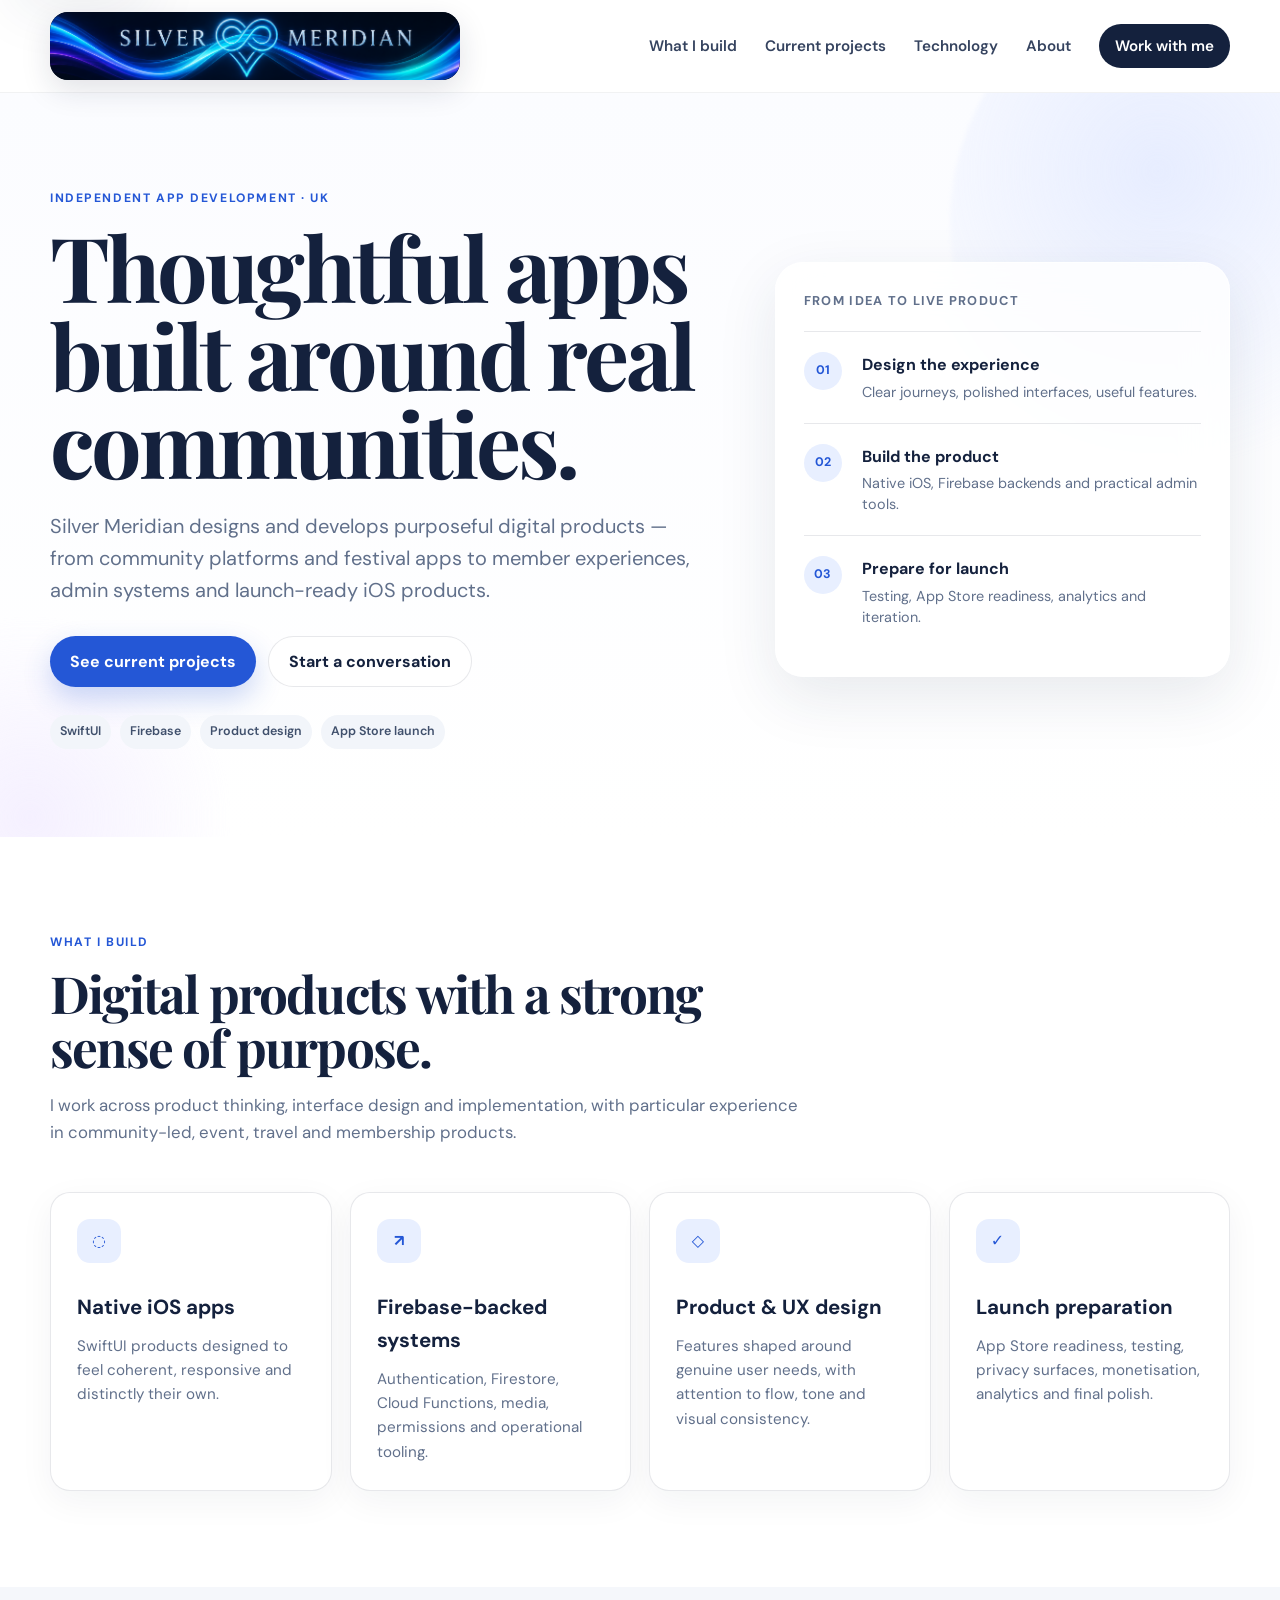
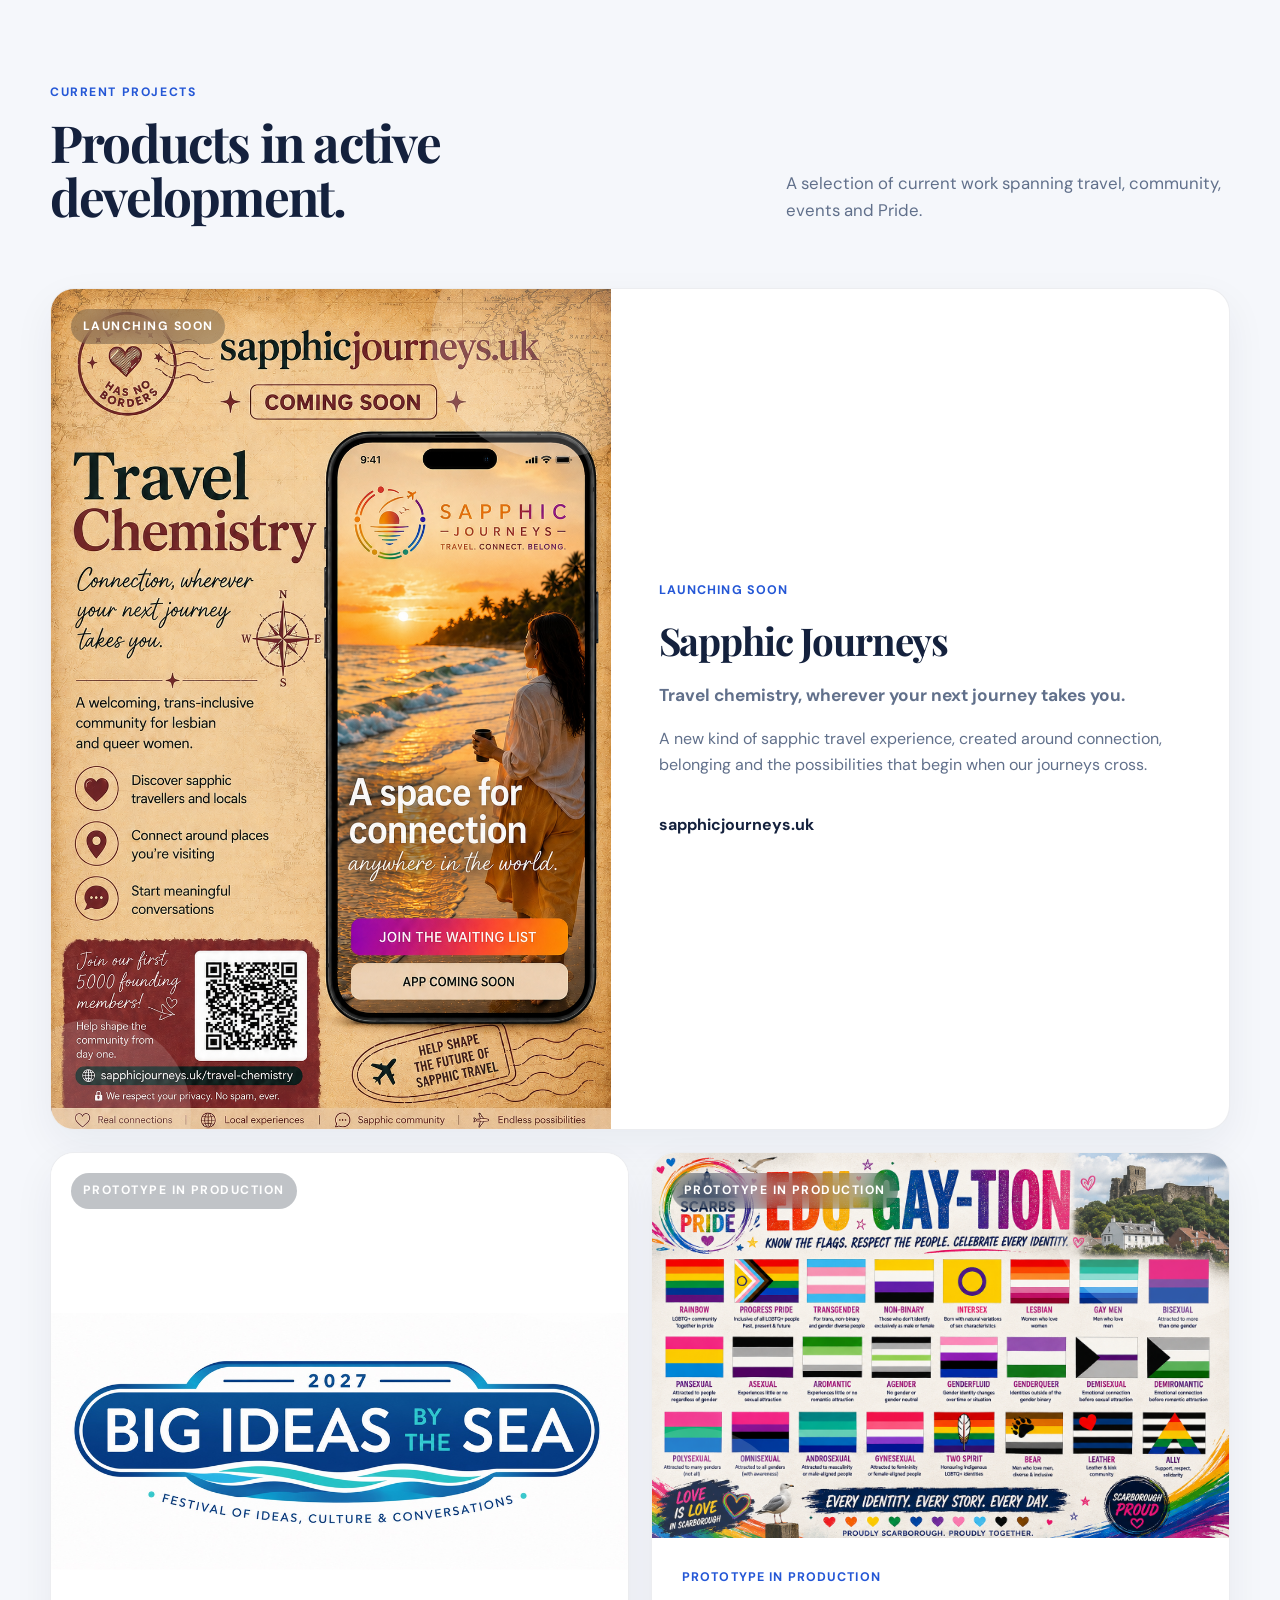
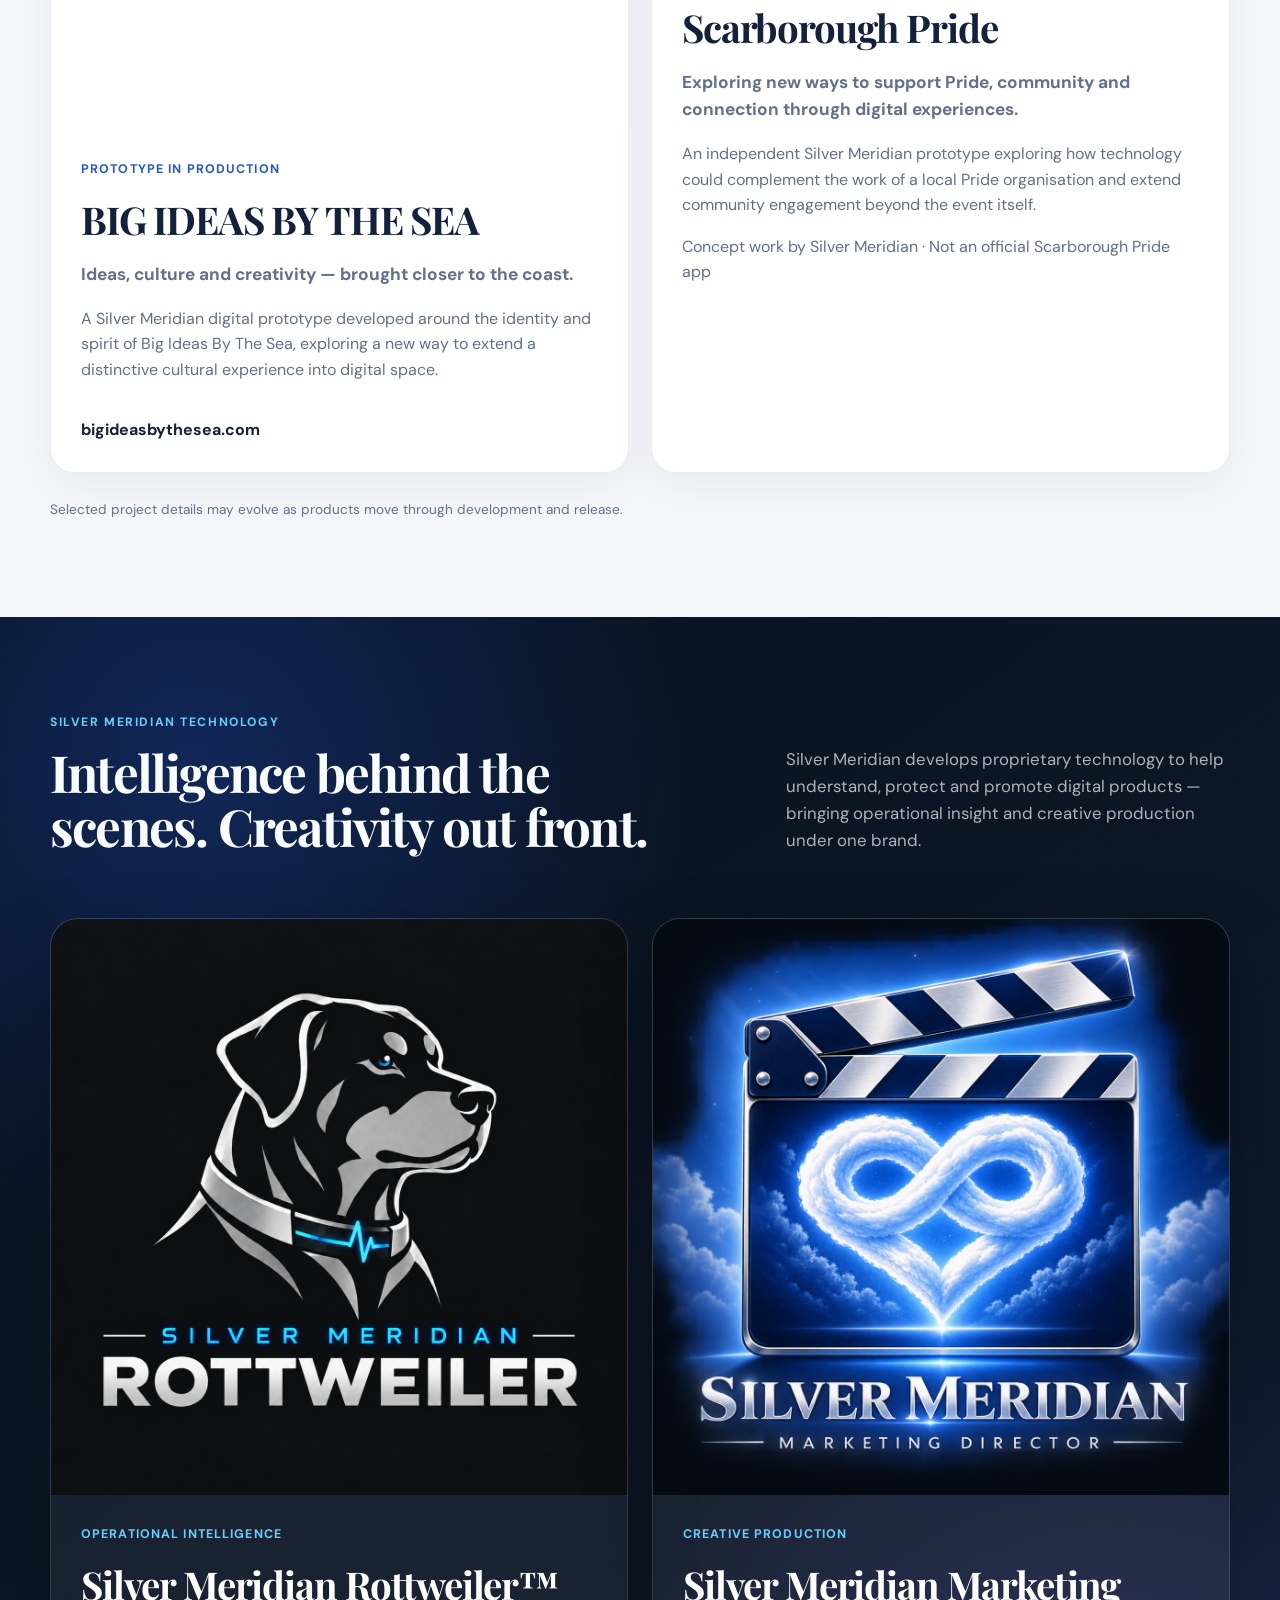
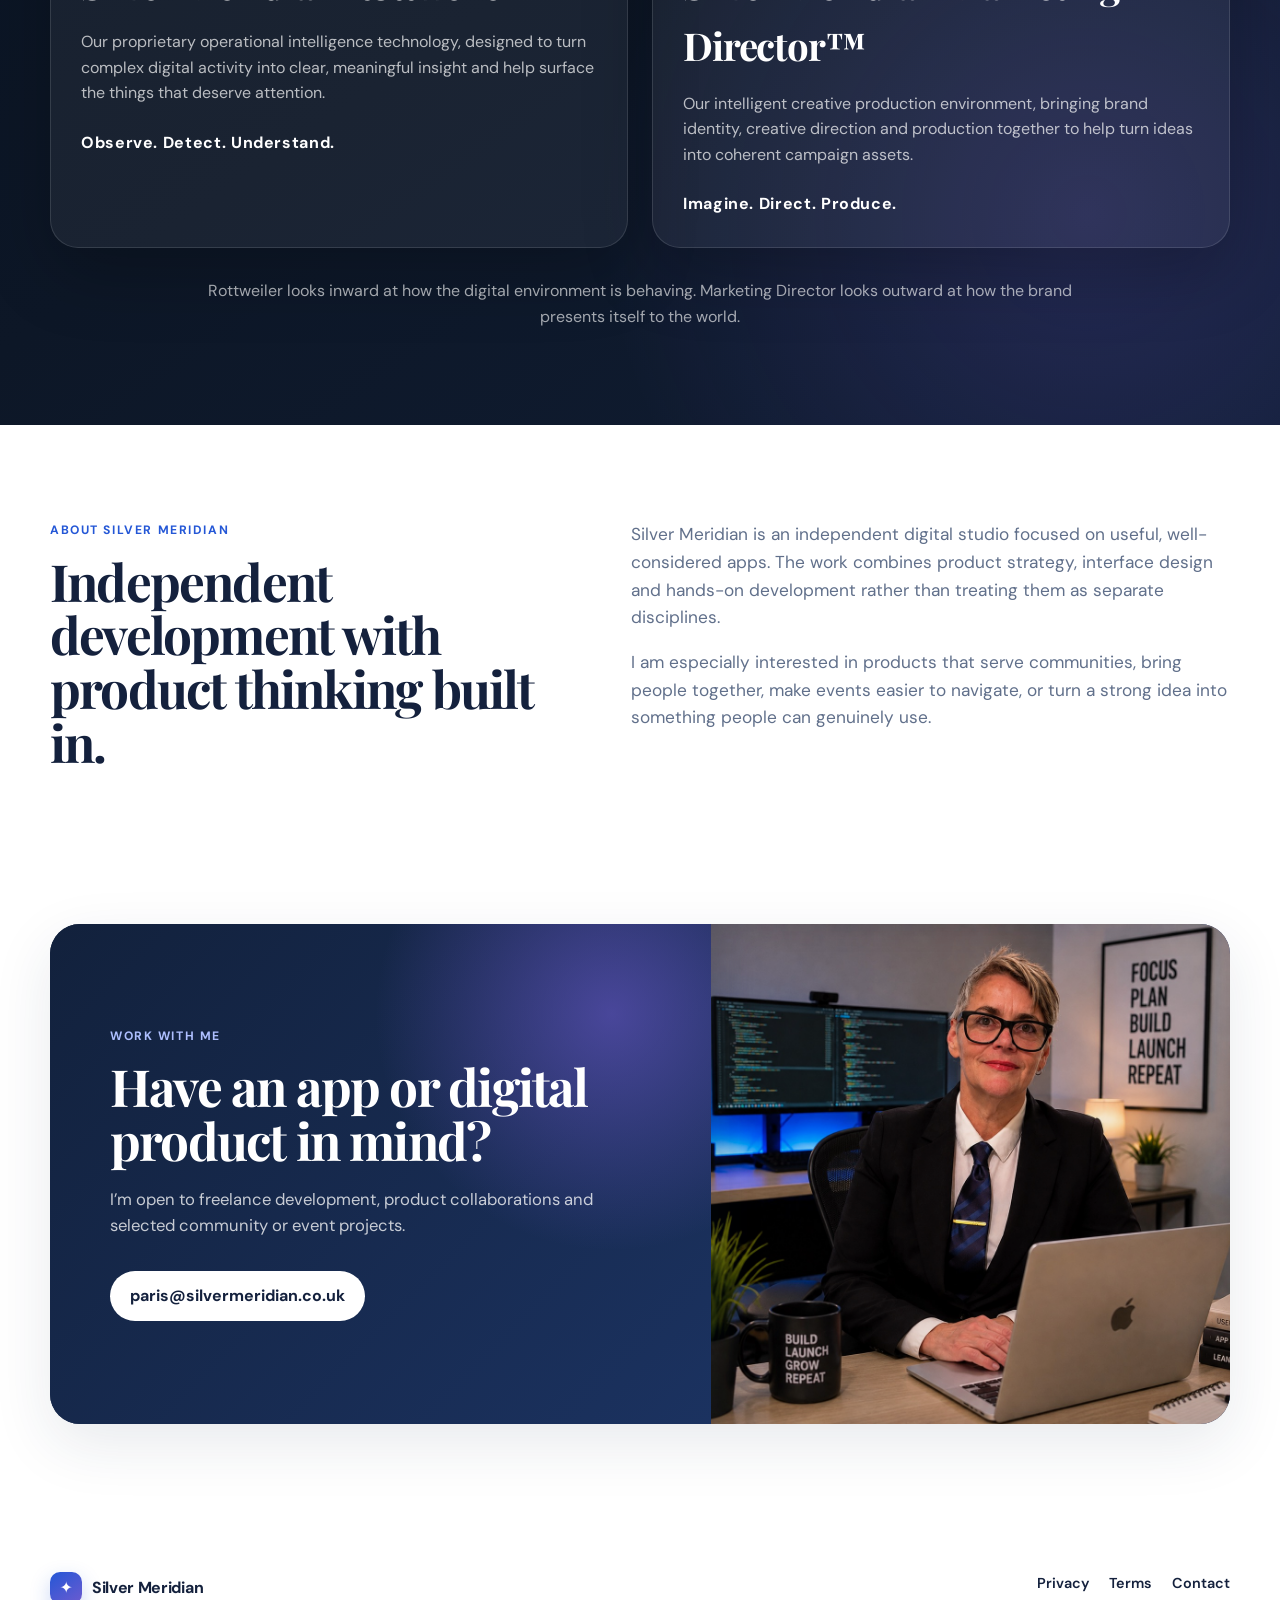
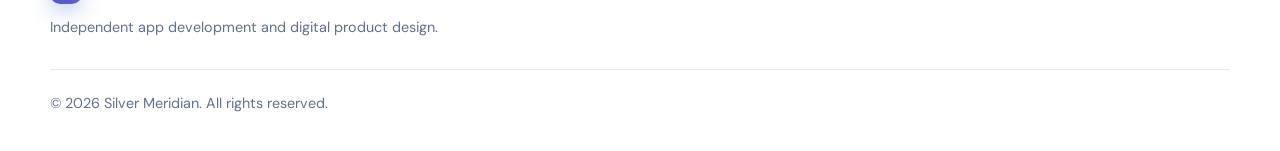
<file: index.html>
<!doctype html>
<html lang="en">
<head>
  <meta charset="utf-8">
  <meta name="viewport" content="width=device-width, initial-scale=1">
  <meta name="description" content="Silver Meridian — independent app development, product design and digital experiences.">
  <meta name="theme-color" content="#0f172a">
  <title>Silver Meridian — App Development & Digital Products</title>
  <link rel="preconnect" href="https://fonts.googleapis.com">
  <link rel="preconnect" href="https://fonts.gstatic.com" crossorigin>
  <link href="https://fonts.googleapis.com/css2?family=DM+Sans:wght@400;500;600;700&family=Playfair+Display:wght@600;700&display=swap" rel="stylesheet">
  <link rel="stylesheet" href="styles.css">
</head>

<body>
  <a class="skip-link" href="#main">Skip to content</a>

  <header class="site-header" id="top">
    <div class="shell nav-wrap">
      <a class="brand" href="#top" aria-label="Silver Meridian home">
        <img src="images/Silver-Meridian-Banner.png" alt="Silver Meridian">
      </a>

      <button class="menu-button" type="button" aria-expanded="false" aria-controls="site-nav">
        <span class="sr-only">Open navigation</span>
        <span></span><span></span><span></span>
      </button>

      <nav id="site-nav" class="site-nav" aria-label="Primary navigation">
        <a href="#services">What I build</a>
        <a href="#projects">Current projects</a>
        <a href="#technology">Technology</a>
        <a href="#about">About</a>
        <a href="#contact" class="nav-cta">Work with me</a>
      </nav>
    </div>
  </header>

  <main id="main">
    <section class="hero">
      <div class="hero-orb hero-orb-one" aria-hidden="true"></div>
      <div class="hero-orb hero-orb-two" aria-hidden="true"></div>

      <div class="shell hero-grid">
        <div class="hero-copy">
          <p class="eyebrow">Independent app development · UK</p>
          <h1>Thoughtful apps built around real communities.</h1>
          <p class="hero-lede">
            Silver Meridian designs and develops purposeful digital products — from community platforms and festival apps
            to member experiences, admin systems and launch-ready iOS products.
          </p>

          <div class="hero-actions">
            <a class="button button-primary" href="#projects">See current projects</a>
            <a class="button button-secondary" href="#contact">Start a conversation</a>
          </div>

          <div class="hero-proof" aria-label="Capabilities">
            <span>SwiftUI</span>
            <span>Firebase</span>
            <span>Product design</span>
            <span>App Store launch</span>
          </div>
        </div>

        <div class="hero-panel" aria-label="Silver Meridian approach">
          <div class="panel-kicker">From idea to live product</div>
          <div class="panel-line">
            <span>01</span>
            <div>
              <strong>Design the experience</strong>
              <small>Clear journeys, polished interfaces, useful features.</small>
            </div>
          </div>
          <div class="panel-line">
            <span>02</span>
            <div>
              <strong>Build the product</strong>
              <small>Native iOS, Firebase backends and practical admin tools.</small>
            </div>
          </div>
          <div class="panel-line">
            <span>03</span>
            <div>
              <strong>Prepare for launch</strong>
              <small>Testing, App Store readiness, analytics and iteration.</small>
            </div>
          </div>
        </div>
      </div>
    </section>

    <section class="section" id="services">
      <div class="shell">
        <div class="section-heading">
          <p class="eyebrow">What I build</p>
          <h2>Digital products with a strong sense of purpose.</h2>
          <p>
            I work across product thinking, interface design and implementation, with particular experience in
            community-led, event, travel and membership products.
          </p>
        </div>

        <div class="service-grid">
          <article class="service-card">
            <div class="service-icon">◌</div>
            <h3>Native iOS apps</h3>
            <p>SwiftUI products designed to feel coherent, responsive and distinctly their own.</p>
          </article>

          <article class="service-card">
            <div class="service-icon">↗</div>
            <h3>Firebase-backed systems</h3>
            <p>Authentication, Firestore, Cloud Functions, media, permissions and operational tooling.</p>
          </article>

          <article class="service-card">
            <div class="service-icon">◇</div>
            <h3>Product & UX design</h3>
            <p>Features shaped around genuine user needs, with attention to flow, tone and visual consistency.</p>
          </article>

          <article class="service-card">
            <div class="service-icon">✓</div>
            <h3>Launch preparation</h3>
            <p>App Store readiness, testing, privacy surfaces, monetisation, analytics and final polish.</p>
          </article>
        </div>
      </div>
    </section>

    <section class="section section-soft" id="projects">
      <div class="shell">
        <div class="section-heading split-heading">
          <div>
            <p class="eyebrow">Current projects</p>
            <h2>Products in active development.</h2>
          </div>
          <p>
            A selection of current work spanning travel, community, events and Pride.
          </p>
        </div>

        <div class="projects-grid">
          <article class="project-card project-featured">
            <div class="project-art project-art-journeys project-art-image">
              <img src="images/978ECE0F-35D6-4C4C-B2A4-A3A8BA1CA519.png" alt="Sapphic Journeys">
              <span class="project-badge project-badge-launch">Launching soon</span>
            </div>
            <div class="project-body">
              <p class="project-type">Launching soon</p>
              <h3>Sapphic Journeys</h3>
              <p class="project-launch-line">Travel chemistry, wherever your next journey takes you.</p>
              <p>
                A new kind of sapphic travel experience, created around connection, belonging and the possibilities that begin when our journeys cross.
              </p>
              <a class="project-launch-link" href="https://www.sapphicjourneys.uk" target="_blank" rel="noopener noreferrer">sapphicjourneys.uk</a>
            </div>
          </article>

          <article class="project-card">
            <div class="project-art project-art-image project-art-bibs">
              <img src="images/BIBS_AppIcon_1024x1024.png" alt="Big Ideas By The Sea app prototype">
              <span class="project-badge project-badge-launch">Prototype in production</span>
            </div>
            <div class="project-body">
              <p class="project-type">Prototype in production</p>
              <h3>BIG IDEAS BY THE SEA</h3>
              <p class="project-launch-line">Ideas, culture and creativity — brought closer to the coast.</p>
              <p>
                A Silver Meridian digital prototype developed around the identity and spirit of Big Ideas By The Sea, exploring a new way to extend a distinctive cultural experience into digital space.
              </p>
              <a class="project-launch-link" href="https://www.bigideasbythesea.com/" target="_blank" rel="noopener noreferrer">bigideasbythesea.com</a>
            </div>
          </article>

          <article class="project-card">
            <div class="project-art project-art-image project-art-pride">
              <img src="images/FEE0F252-61A5-4030-BA3D-33E49B541CE8.png" alt="Scarborough Pride independent prototype concept artwork">
              <span class="project-badge project-badge-launch">Prototype in production</span>
            </div>
            <div class="project-body">
              <p class="project-type">Prototype in production</p>
              <h3>Scarborough Pride</h3>
              <p class="project-launch-line">Exploring new ways to support Pride, community and connection through digital experiences.</p>
              <p>
                An independent Silver Meridian prototype exploring how technology could complement the work of a local Pride organisation and extend community engagement beyond the event itself.
              </p>
              <p class="project-prototype-note">Concept work by Silver Meridian · Not an official Scarborough Pride app</p>
            </div>
          </article>
        </div>

        <p class="project-note">
          Selected project details may evolve as products move through development and release.
        </p>
      </div>
    </section>

    <section class="section technology-section" id="technology">
      <div class="shell">
        <div class="section-heading split-heading technology-heading">
          <div>
            <p class="eyebrow">Silver Meridian Technology</p>
            <h2>Intelligence behind the scenes. Creativity out front.</h2>
          </div>
          <p>
            Silver Meridian develops proprietary technology to help understand, protect and promote digital products — bringing operational insight and creative production under one brand.
          </p>
        </div>

        <div class="technology-grid">
          <article class="technology-card">
            <div class="technology-art">
              <img src="images/2C1AD3B0-230C-4094-8D31-C3EC334DB4B9.png" alt="Silver Meridian Rottweiler">
            </div>
            <div class="technology-body">
              <p class="project-type">Operational intelligence</p>
              <h3>Silver Meridian Rottweiler™</h3>
              <p>
                Our proprietary operational intelligence technology, designed to turn complex digital activity into clear, meaningful insight and help surface the things that deserve attention.
              </p>
              <p class="technology-tagline">Observe. Detect. Understand.</p>
            </div>
          </article>

          <article class="technology-card">
            <div class="technology-art">
              <img src="images/2066FAB1-B0A6-4F40-BADC-3B7836169B49.png" alt="Silver Meridian Marketing Director">
            </div>
            <div class="technology-body">
              <p class="project-type">Creative production</p>
              <h3>Silver Meridian Marketing Director™</h3>
              <p>
                Our intelligent creative production environment, bringing brand identity, creative direction and production together to help turn ideas into coherent campaign assets.
              </p>
              <p class="technology-tagline">Imagine. Direct. Produce.</p>
            </div>
          </article>
        </div>

        <p class="technology-note">
          Rottweiler looks inward at how the digital environment is behaving. Marketing Director looks outward at how the brand presents itself to the world.
        </p>
      </div>
    </section>

    <section class="section" id="about">
      <div class="shell about-grid">
        <div class="about-copy">
          <p class="eyebrow">About Silver Meridian</p>
          <h2>Independent development with product thinking built in.</h2>
        </div>

        <div class="about-text">
          <p>
            Silver Meridian is an independent digital studio focused on useful, well-considered apps. The work combines
            product strategy, interface design and hands-on development rather than treating them as separate disciplines.
          </p>
          <p>
            I am especially interested in products that serve communities, bring people together, make events easier to
            navigate, or turn a strong idea into something people can genuinely use.
          </p>
        </div>
      </div>
    </section>

    <section class="section contact-section" id="contact">
      <div class="shell contact-card">
        <div>
          <p class="eyebrow">Work with me</p>
          <h2>Have an app or digital product in mind?</h2>
          <p>
            I’m open to freelance development, product collaborations and selected community or event projects.
          </p>
        </div>

        <a class="button button-light" href="mailto:paris@silvermeridian.co.uk">paris@silvermeridian.co.uk</a>
      </div>
    </section>
  </main>

  <footer class="site-footer">
    <div class="shell footer-grid">
      <div>
        <a class="brand footer-brand" href="#top">
          <span class="brand-mark" aria-hidden="true">✦</span>
          <span>Silver Meridian</span>
        </a>
        <p>Independent app development and digital product design.</p>
      </div>

      <div class="footer-links">
        <a href="privacy.html">Privacy</a>
        <a href="terms.html">Terms</a>
        <a href="mailto:paris@silvermeridian.co.uk">Contact</a>
      </div>

      <p class="copyright">© <span id="year"></span> Silver Meridian. All rights reserved.</p>
    </div>
  </footer>

  <script src="script.js"></script>
</body>
</html>
</file>
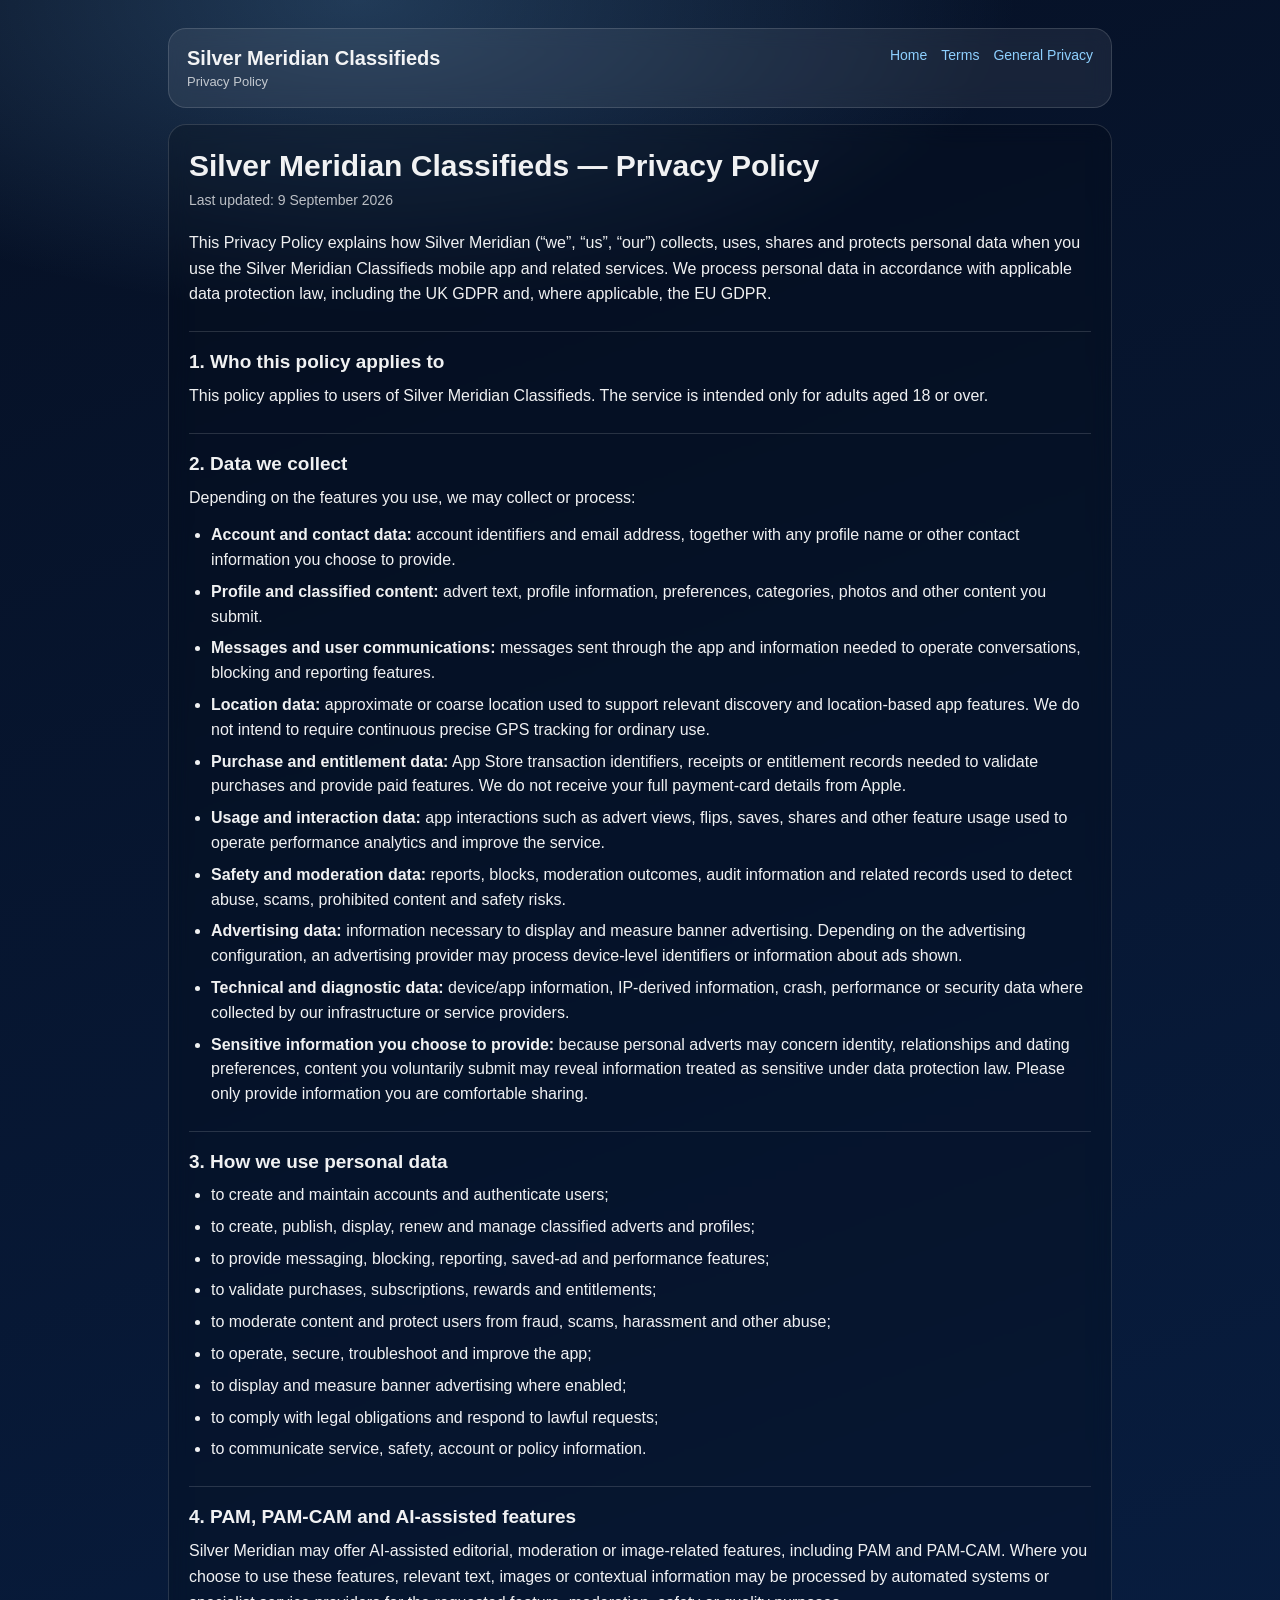
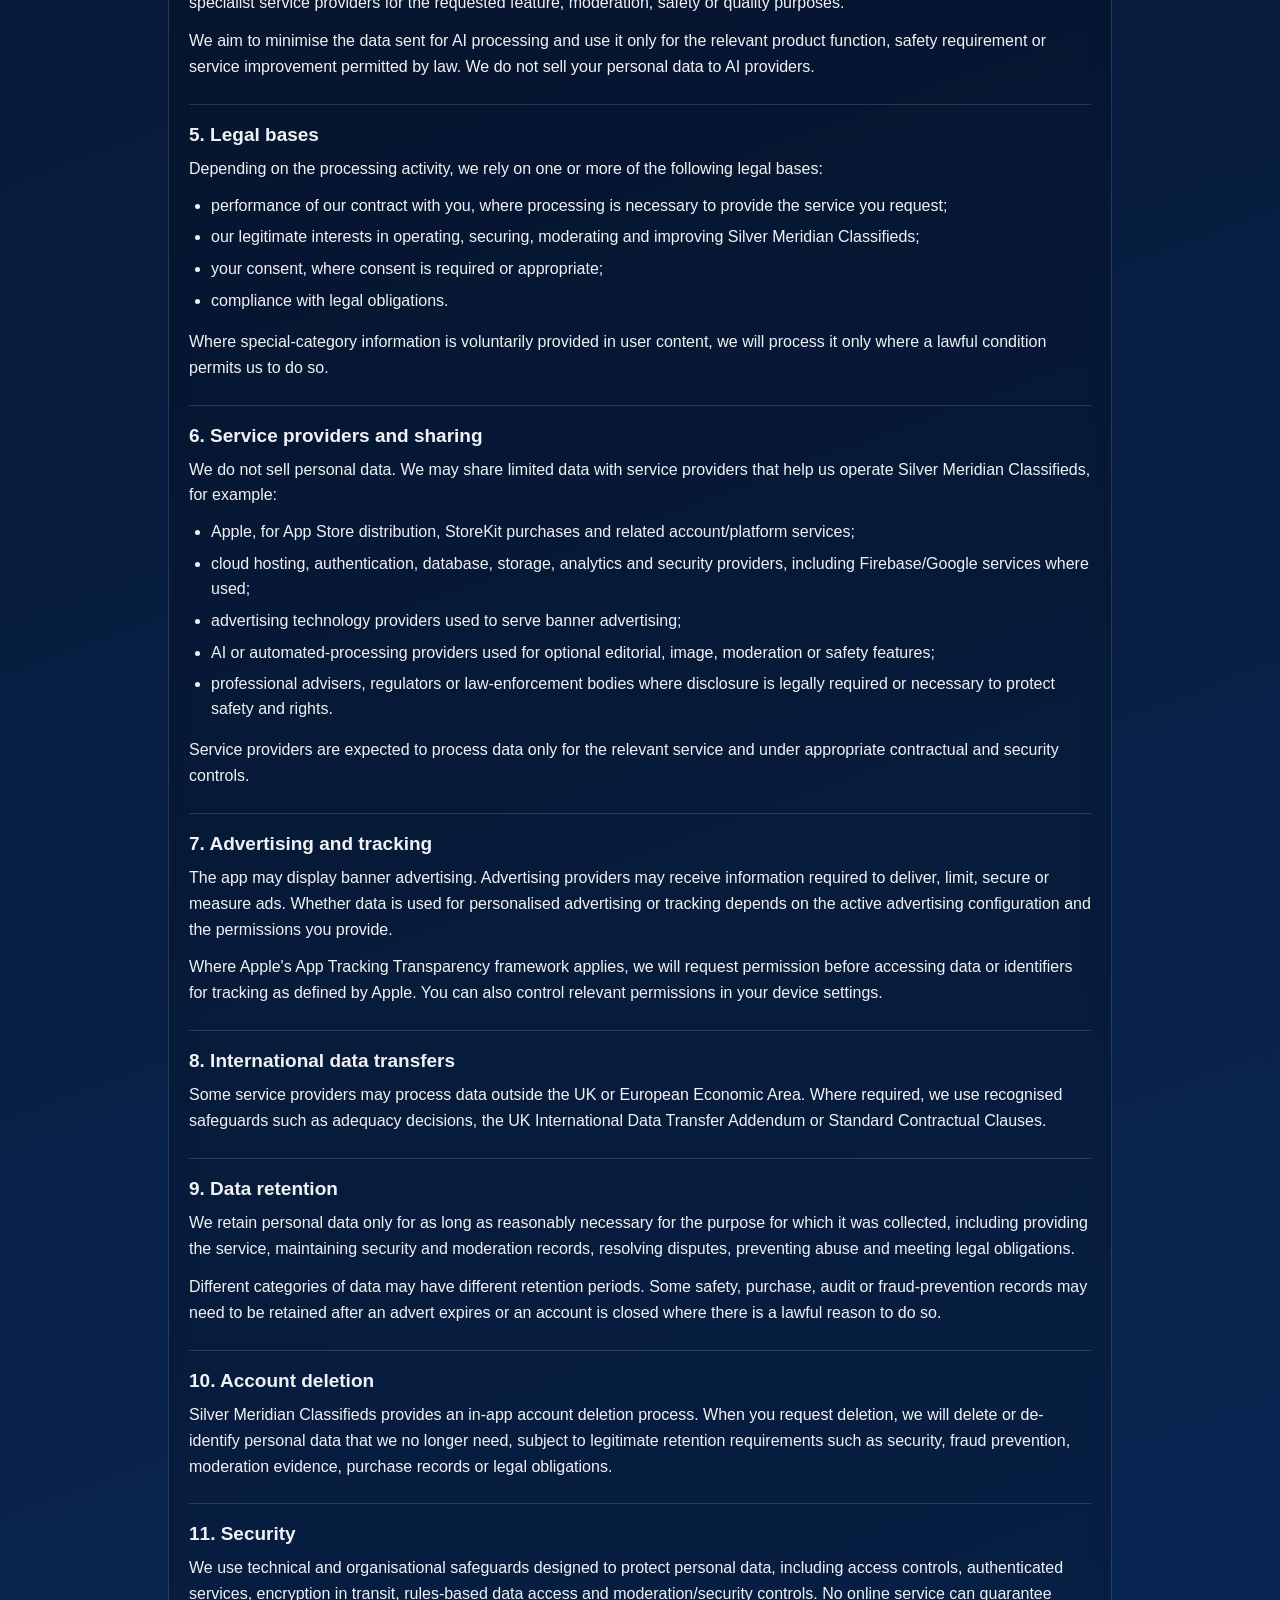
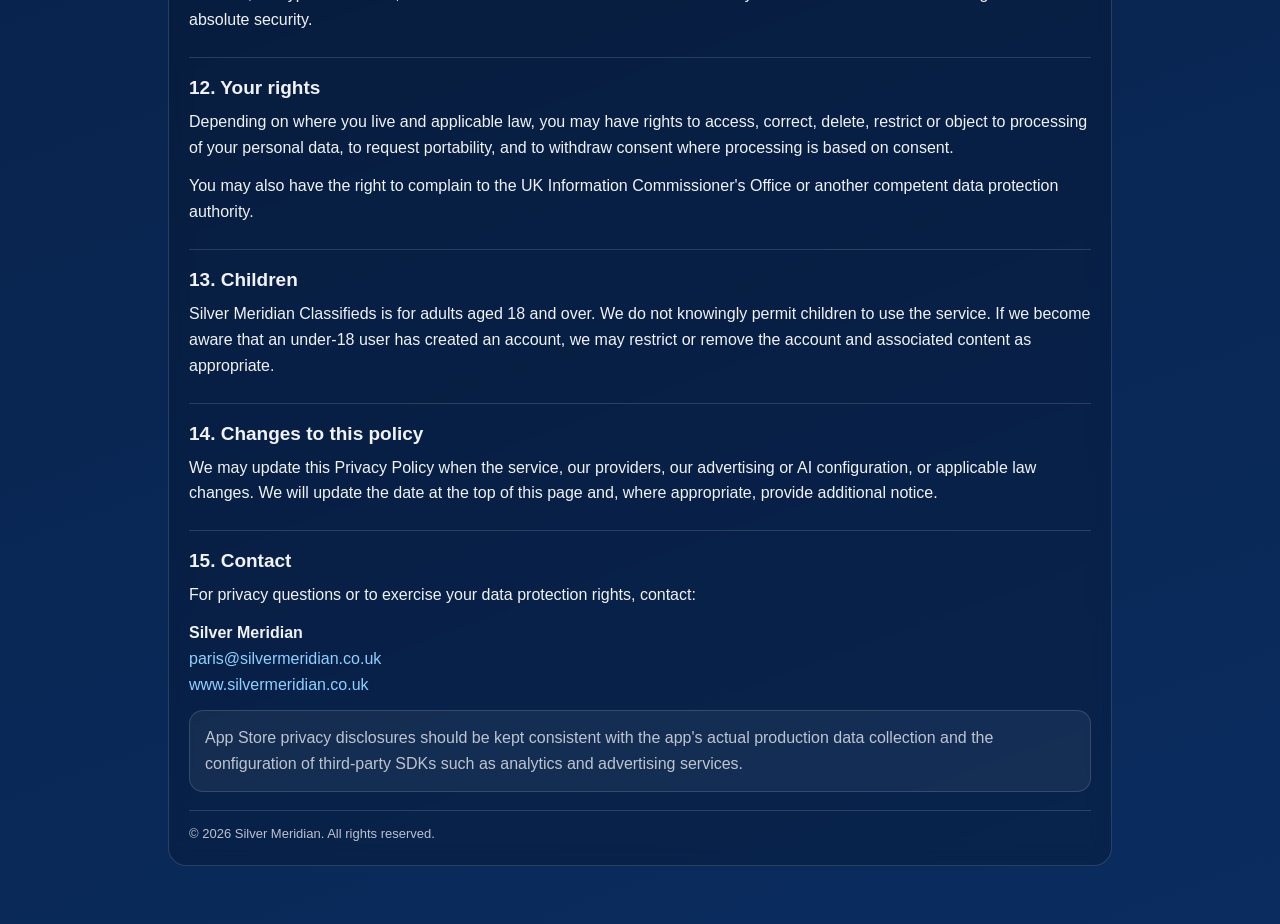
<file: classifieds-privacy.html>
<!doctype html>
<html lang="en-GB">
<head>
  <meta charset="utf-8" />
  <meta name="viewport" content="width=device-width, initial-scale=1" />
  <title>Silver Meridian Classifieds — Privacy Policy</title>
  <meta name="description" content="Privacy Policy for the Silver Meridian Classifieds app." />
  <meta name="robots" content="index,follow" />
  <link rel="canonical" href="https://www.silvermeridian.co.uk/classifieds-privacy.html" />
  <style>
    :root{
      --bg1:#061024; --bg2:#0A2C5F; --card:rgba(255,255,255,.07);
      --text:rgba(255,255,255,.94); --muted:rgba(255,255,255,.72);
      --line:rgba(255,255,255,.14); --accent:#8ed0ff;
    }
    *{box-sizing:border-box} html{scroll-behavior:smooth}
    body{margin:0;font-family:-apple-system,BlinkMacSystemFont,"Segoe UI",Roboto,Arial,sans-serif;color:var(--text);background:radial-gradient(1100px 520px at 28% 0%,rgba(124,199,255,.23),transparent 60%),linear-gradient(160deg,var(--bg1),var(--bg2));}
    a{color:var(--accent);text-decoration:none} a:hover{text-decoration:underline}
    .wrap{max-width:980px;margin:0 auto;padding:28px 18px 58px}
    header,main{border:1px solid var(--line);border-radius:18px;backdrop-filter:blur(10px)}
    header{display:flex;justify-content:space-between;align-items:flex-start;gap:18px;flex-wrap:wrap;padding:18px;background:var(--card)}
    .brand{font-size:20px;font-weight:750}.sub{margin-top:4px;color:var(--muted);font-size:13px}
    nav{display:flex;gap:14px;flex-wrap:wrap;font-size:14px}
    main{margin-top:16px;padding:24px 20px;background:rgba(0,0,0,.18)}
    h1{margin:0 0 6px;font-size:30px}.updated{margin:0 0 18px;color:var(--muted);font-size:14px}
    h2{margin:24px 0 10px;padding-top:19px;border-top:1px solid var(--line);font-size:19px}
    h3{margin:18px 0 8px;font-size:16px} p{margin:0 0 12px;line-height:1.62}
    ul{margin:9px 0 15px 22px;padding:0}li{margin:7px 0;line-height:1.55}
    .note{padding:14px 15px;border:1px solid var(--line);border-radius:14px;background:rgba(255,255,255,.05);color:var(--muted)}
    footer{margin-top:18px;padding-top:15px;border-top:1px solid var(--line);color:var(--muted);font-size:13px}
  </style>
</head>
<body>
  <div class="wrap">
    <header>
      <div><div class="brand">Silver Meridian Classifieds</div><div class="sub">Privacy Policy</div></div>
      <nav aria-label="Legal navigation"><a href="/index.html">Home</a><a href="/terms.html">Terms</a><a href="/privacy.html">General Privacy</a></nav>
    </header>

    <main>
      <h1>Silver Meridian Classifieds — Privacy Policy</h1>
      <p class="updated">Last updated: 9 September 2026</p>
      <p>This Privacy Policy explains how Silver Meridian (“we”, “us”, “our”) collects, uses, shares and protects personal data when you use the Silver Meridian Classifieds mobile app and related services. We process personal data in accordance with applicable data protection law, including the UK GDPR and, where applicable, the EU GDPR.</p>

      <h2>1. Who this policy applies to</h2>
      <p>This policy applies to users of Silver Meridian Classifieds. The service is intended only for adults aged 18 or over.</p>

      <h2>2. Data we collect</h2>
      <p>Depending on the features you use, we may collect or process:</p>
      <ul>
        <li><strong>Account and contact data:</strong> account identifiers and email address, together with any profile name or other contact information you choose to provide.</li>
        <li><strong>Profile and classified content:</strong> advert text, profile information, preferences, categories, photos and other content you submit.</li>
        <li><strong>Messages and user communications:</strong> messages sent through the app and information needed to operate conversations, blocking and reporting features.</li>
        <li><strong>Location data:</strong> approximate or coarse location used to support relevant discovery and location-based app features. We do not intend to require continuous precise GPS tracking for ordinary use.</li>
        <li><strong>Purchase and entitlement data:</strong> App Store transaction identifiers, receipts or entitlement records needed to validate purchases and provide paid features. We do not receive your full payment-card details from Apple.</li>
        <li><strong>Usage and interaction data:</strong> app interactions such as advert views, flips, saves, shares and other feature usage used to operate performance analytics and improve the service.</li>
        <li><strong>Safety and moderation data:</strong> reports, blocks, moderation outcomes, audit information and related records used to detect abuse, scams, prohibited content and safety risks.</li>
        <li><strong>Advertising data:</strong> information necessary to display and measure banner advertising. Depending on the advertising configuration, an advertising provider may process device-level identifiers or information about ads shown.</li>
        <li><strong>Technical and diagnostic data:</strong> device/app information, IP-derived information, crash, performance or security data where collected by our infrastructure or service providers.</li>
        <li><strong>Sensitive information you choose to provide:</strong> because personal adverts may concern identity, relationships and dating preferences, content you voluntarily submit may reveal information treated as sensitive under data protection law. Please only provide information you are comfortable sharing.</li>
      </ul>

      <h2>3. How we use personal data</h2>
      <ul>
        <li>to create and maintain accounts and authenticate users;</li>
        <li>to create, publish, display, renew and manage classified adverts and profiles;</li>
        <li>to provide messaging, blocking, reporting, saved-ad and performance features;</li>
        <li>to validate purchases, subscriptions, rewards and entitlements;</li>
        <li>to moderate content and protect users from fraud, scams, harassment and other abuse;</li>
        <li>to operate, secure, troubleshoot and improve the app;</li>
        <li>to display and measure banner advertising where enabled;</li>
        <li>to comply with legal obligations and respond to lawful requests;</li>
        <li>to communicate service, safety, account or policy information.</li>
      </ul>

      <h2>4. PAM, PAM-CAM and AI-assisted features</h2>
      <p>Silver Meridian may offer AI-assisted editorial, moderation or image-related features, including PAM and PAM-CAM. Where you choose to use these features, relevant text, images or contextual information may be processed by automated systems or specialist service providers for the requested feature, moderation, safety or quality purposes.</p>
      <p>We aim to minimise the data sent for AI processing and use it only for the relevant product function, safety requirement or service improvement permitted by law. We do not sell your personal data to AI providers.</p>

      <h2>5. Legal bases</h2>
      <p>Depending on the processing activity, we rely on one or more of the following legal bases:</p>
      <ul>
        <li>performance of our contract with you, where processing is necessary to provide the service you request;</li>
        <li>our legitimate interests in operating, securing, moderating and improving Silver Meridian Classifieds;</li>
        <li>your consent, where consent is required or appropriate;</li>
        <li>compliance with legal obligations.</li>
      </ul>
      <p>Where special-category information is voluntarily provided in user content, we will process it only where a lawful condition permits us to do so.</p>

      <h2>6. Service providers and sharing</h2>
      <p>We do not sell personal data. We may share limited data with service providers that help us operate Silver Meridian Classifieds, for example:</p>
      <ul>
        <li>Apple, for App Store distribution, StoreKit purchases and related account/platform services;</li>
        <li>cloud hosting, authentication, database, storage, analytics and security providers, including Firebase/Google services where used;</li>
        <li>advertising technology providers used to serve banner advertising;</li>
        <li>AI or automated-processing providers used for optional editorial, image, moderation or safety features;</li>
        <li>professional advisers, regulators or law-enforcement bodies where disclosure is legally required or necessary to protect safety and rights.</li>
      </ul>
      <p>Service providers are expected to process data only for the relevant service and under appropriate contractual and security controls.</p>

      <h2>7. Advertising and tracking</h2>
      <p>The app may display banner advertising. Advertising providers may receive information required to deliver, limit, secure or measure ads. Whether data is used for personalised advertising or tracking depends on the active advertising configuration and the permissions you provide.</p>
      <p>Where Apple's App Tracking Transparency framework applies, we will request permission before accessing data or identifiers for tracking as defined by Apple. You can also control relevant permissions in your device settings.</p>

      <h2>8. International data transfers</h2>
      <p>Some service providers may process data outside the UK or European Economic Area. Where required, we use recognised safeguards such as adequacy decisions, the UK International Data Transfer Addendum or Standard Contractual Clauses.</p>

      <h2>9. Data retention</h2>
      <p>We retain personal data only for as long as reasonably necessary for the purpose for which it was collected, including providing the service, maintaining security and moderation records, resolving disputes, preventing abuse and meeting legal obligations.</p>
      <p>Different categories of data may have different retention periods. Some safety, purchase, audit or fraud-prevention records may need to be retained after an advert expires or an account is closed where there is a lawful reason to do so.</p>

      <h2>10. Account deletion</h2>
      <p>Silver Meridian Classifieds provides an in-app account deletion process. When you request deletion, we will delete or de-identify personal data that we no longer need, subject to legitimate retention requirements such as security, fraud prevention, moderation evidence, purchase records or legal obligations.</p>

      <h2>11. Security</h2>
      <p>We use technical and organisational safeguards designed to protect personal data, including access controls, authenticated services, encryption in transit, rules-based data access and moderation/security controls. No online service can guarantee absolute security.</p>

      <h2>12. Your rights</h2>
      <p>Depending on where you live and applicable law, you may have rights to access, correct, delete, restrict or object to processing of your personal data, to request portability, and to withdraw consent where processing is based on consent.</p>
      <p>You may also have the right to complain to the UK Information Commissioner's Office or another competent data protection authority.</p>

      <h2>13. Children</h2>
      <p>Silver Meridian Classifieds is for adults aged 18 and over. We do not knowingly permit children to use the service. If we become aware that an under-18 user has created an account, we may restrict or remove the account and associated content as appropriate.</p>

      <h2>14. Changes to this policy</h2>
      <p>We may update this Privacy Policy when the service, our providers, our advertising or AI configuration, or applicable law changes. We will update the date at the top of this page and, where appropriate, provide additional notice.</p>

      <h2>15. Contact</h2>
      <p>For privacy questions or to exercise your data protection rights, contact:</p>
      <p><strong>Silver Meridian</strong><br><a href="mailto:paris@silvermeridian.co.uk">paris@silvermeridian.co.uk</a><br><a href="https://www.silvermeridian.co.uk/">www.silvermeridian.co.uk</a></p>

      <p class="note">App Store privacy disclosures should be kept consistent with the app's actual production data collection and the configuration of third-party SDKs such as analytics and advertising services.</p>

      <footer>© 2026 Silver Meridian. All rights reserved.</footer>
    </main>
  </div>
</body>
</html>
</file>
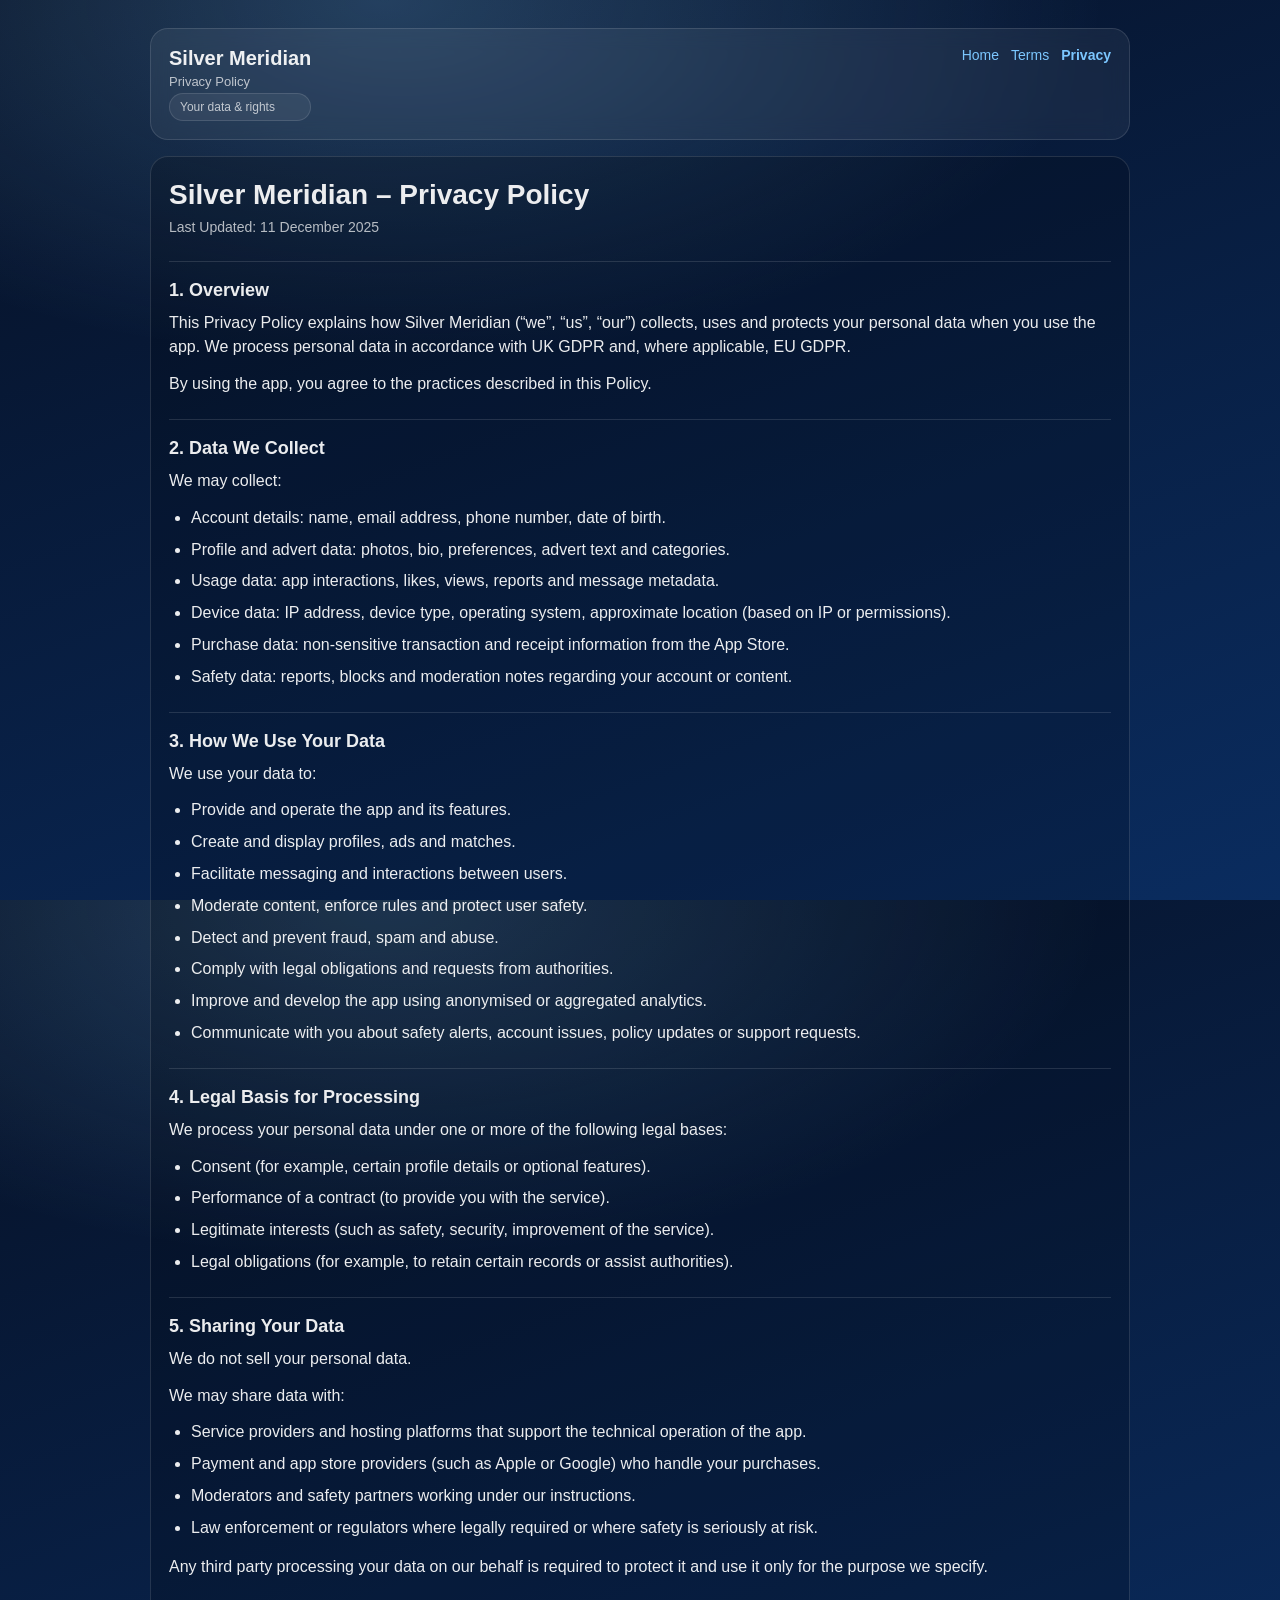
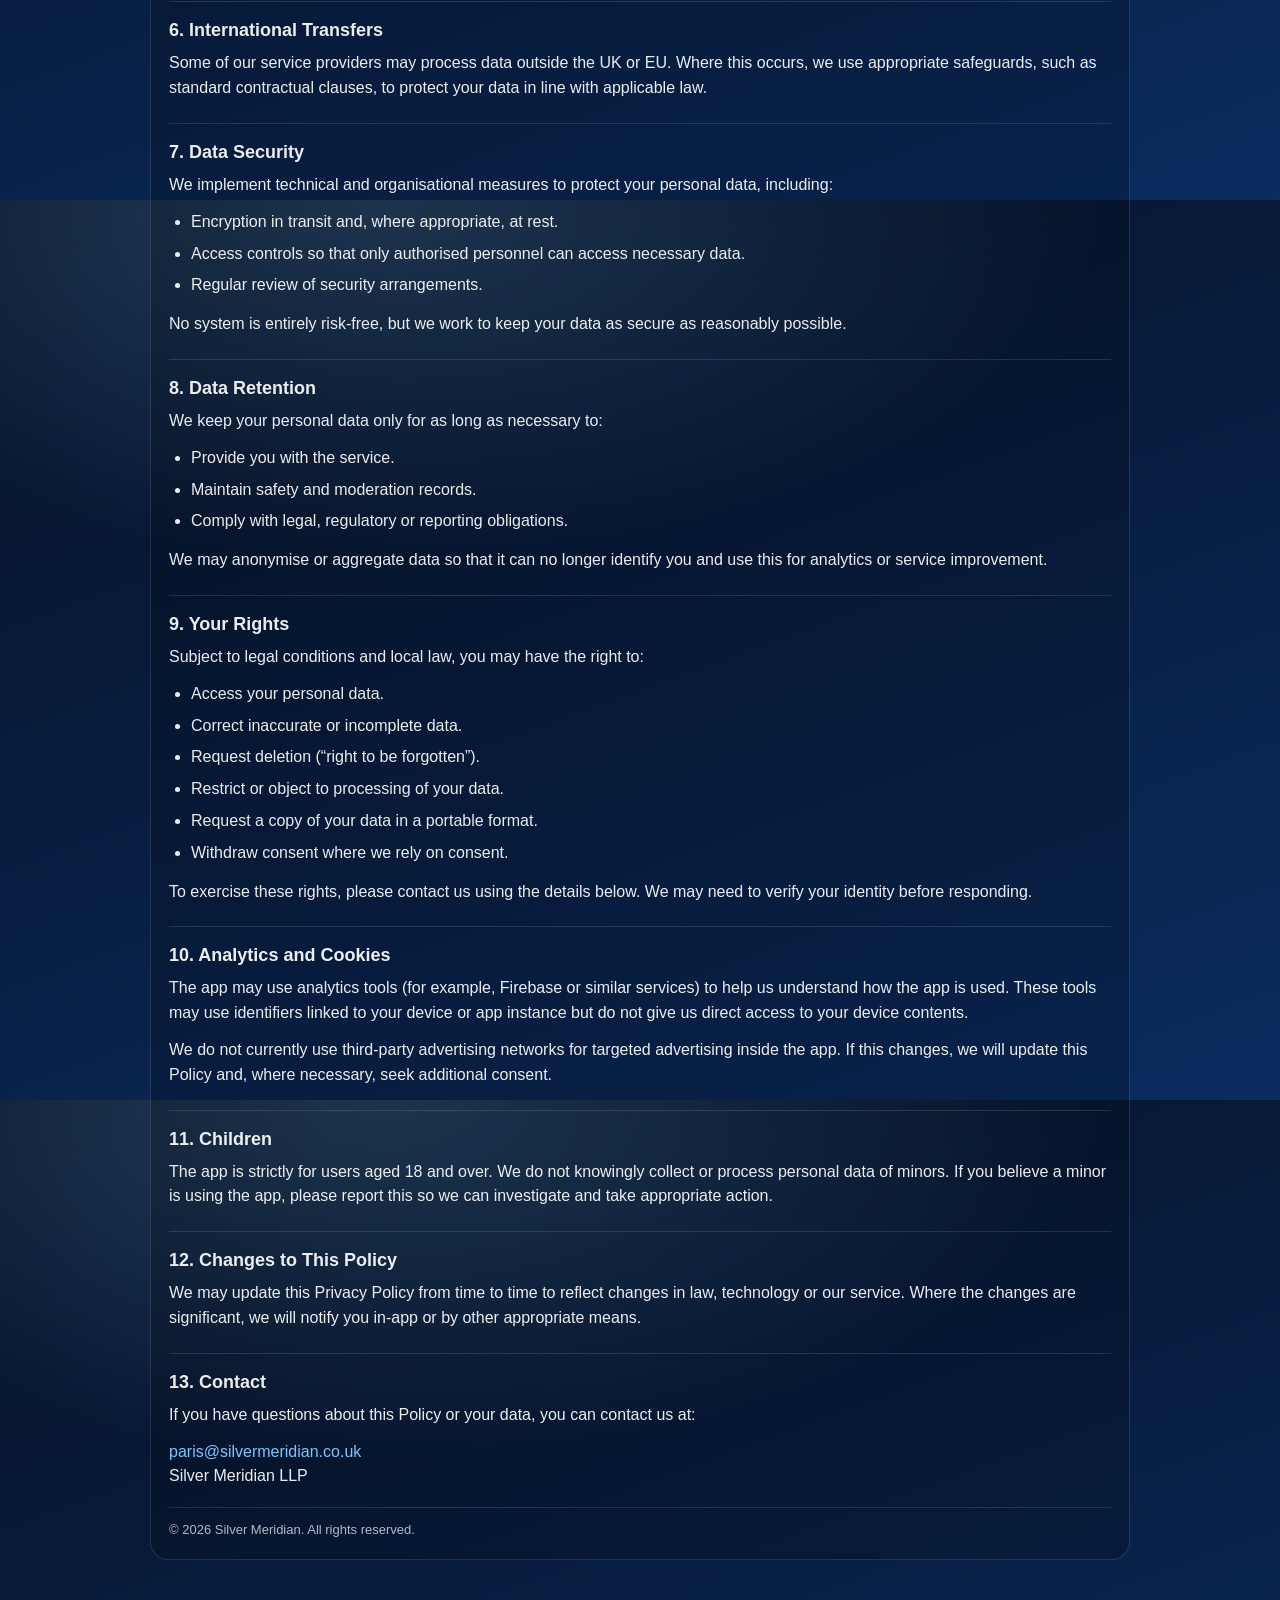
<file: privacy.html>
<!doctype html>
<html lang="en-GB">
<head>
  <meta charset="utf-8" />
  <meta name="viewport" content="width=device-width, initial-scale=1" />
  <title>Silver Meridian — Privacy Policy</title>
  <meta name="description" content="Silver Meridian Privacy Policy." />
  <meta name="robots" content="index,follow" />
  <link rel="canonical" href="https://silvermeridian.co.uk/privacy.html" />

  <style>
    :root{
      --bg1:#061024;
      --bg2:#0A2C5F;
      --card: rgba(255,255,255,0.06);
      --text: rgba(255,255,255,0.92);
      --muted: rgba(255,255,255,0.70);
      --line: rgba(255,255,255,0.12);
      --accent:#7CC7FF;
    }
    html,body{height:100%;}
    body{
      margin:0;
      font-family: -apple-system, BlinkMacSystemFont, "Segoe UI", Roboto, Arial, sans-serif;
      color:var(--text);
      background: radial-gradient(1200px 600px at 30% 0%, rgba(124,199,255,0.25), transparent 60%),
                  linear-gradient(160deg, var(--bg1), var(--bg2));
    }
    a{color:var(--accent); text-decoration:none;}
    a:hover{text-decoration:underline;}
    .wrap{max-width: 980px; margin: 0 auto; padding: 28px 18px 56px;}
    header{
      border:1px solid var(--line);
      background: var(--card);
      backdrop-filter: blur(10px);
      border-radius: 18px;
      padding: 18px 18px;
      display:flex;
      gap:14px;
      align-items:flex-start;
      justify-content:space-between;
      flex-wrap:wrap;
    }
    .brand{display:flex; flex-direction:column; gap:4px;}
    .brand .title{font-size: 20px; font-weight: 700;}
    .brand .subtitle{font-size: 13px; color:var(--muted);}
    nav{display:flex; gap:12px; align-items:center; flex-wrap:wrap; font-size: 14px;}
    main{
      margin-top: 16px;
      border:1px solid var(--line);
      background: rgba(0,0,0,0.18);
      border-radius: 18px;
      padding: 22px 18px;
    }
    h1{margin: 0 0 6px; font-size: 28px;}
    .updated{margin: 0 0 18px; color:var(--muted); font-size: 14px;}
    h2{
      margin: 22px 0 10px;
      font-size: 18px;
      border-top: 1px solid var(--line);
      padding-top: 18px;
    }
    p{margin: 0 0 12px; line-height: 1.55;}
    ul{margin: 10px 0 14px 22px; padding:0;}
    li{margin: 7px 0; line-height: 1.55;}
    .footer{
      margin-top: 18px;
      color: var(--muted);
      font-size: 13px;
      border-top: 1px solid var(--line);
      padding-top: 14px;
    }
    .pill{
      display:inline-block;
      font-size:12px;
      padding:6px 10px;
      border-radius: 999px;
      border:1px solid var(--line);
      background: rgba(255,255,255,0.06);
      color: var(--muted);
    }
  </style>
</head>

<body>
  <div class="wrap">
    <header>
      <div class="brand">
        <div class="title">Silver Meridian</div>
        <div class="subtitle">Privacy Policy</div>
        <div class="pill">Your data &amp; rights</div>
      </div>

      <nav aria-label="Legal navigation">
        <a href="/index.html">Home</a>
        <a href="/terms.html">Terms</a>
        <a href="/privacy.html" aria-current="page"><strong>Privacy</strong></a>
      </nav>
    </header>

    <main>
      <h1>Silver Meridian – Privacy Policy</h1>
      <p class="updated">Last Updated: 11 December 2025</p>

      <h2>1. Overview</h2>
      <p>This Privacy Policy explains how Silver Meridian (“we”, “us”, “our”) collects, uses and protects your personal data when you use the app. We process personal data in accordance with UK GDPR and, where applicable, EU GDPR.</p>
      <p>By using the app, you agree to the practices described in this Policy.</p>

      <h2>2. Data We Collect</h2>
      <p>We may collect:</p>
      <ul>
        <li>Account details: name, email address, phone number, date of birth.</li>
        <li>Profile and advert data: photos, bio, preferences, advert text and categories.</li>
        <li>Usage data: app interactions, likes, views, reports and message metadata.</li>
        <li>Device data: IP address, device type, operating system, approximate location (based on IP or permissions).</li>
        <li>Purchase data: non-sensitive transaction and receipt information from the App Store.</li>
        <li>Safety data: reports, blocks and moderation notes regarding your account or content.</li>
      </ul>

      <h2>3. How We Use Your Data</h2>
      <p>We use your data to:</p>
      <ul>
        <li>Provide and operate the app and its features.</li>
        <li>Create and display profiles, ads and matches.</li>
        <li>Facilitate messaging and interactions between users.</li>
        <li>Moderate content, enforce rules and protect user safety.</li>
        <li>Detect and prevent fraud, spam and abuse.</li>
        <li>Comply with legal obligations and requests from authorities.</li>
        <li>Improve and develop the app using anonymised or aggregated analytics.</li>
        <li>Communicate with you about safety alerts, account issues, policy updates or support requests.</li>
      </ul>

      <h2>4. Legal Basis for Processing</h2>
      <p>We process your personal data under one or more of the following legal bases:</p>
      <ul>
        <li>Consent (for example, certain profile details or optional features).</li>
        <li>Performance of a contract (to provide you with the service).</li>
        <li>Legitimate interests (such as safety, security, improvement of the service).</li>
        <li>Legal obligations (for example, to retain certain records or assist authorities).</li>
      </ul>

      <h2>5. Sharing Your Data</h2>
      <p>We do not sell your personal data.</p>
      <p>We may share data with:</p>
      <ul>
        <li>Service providers and hosting platforms that support the technical operation of the app.</li>
        <li>Payment and app store providers (such as Apple or Google) who handle your purchases.</li>
        <li>Moderators and safety partners working under our instructions.</li>
        <li>Law enforcement or regulators where legally required or where safety is seriously at risk.</li>
      </ul>
      <p>Any third party processing your data on our behalf is required to protect it and use it only for the purpose we specify.</p>

      <h2>6. International Transfers</h2>
      <p>Some of our service providers may process data outside the UK or EU. Where this occurs, we use appropriate safeguards, such as standard contractual clauses, to protect your data in line with applicable law.</p>

      <h2>7. Data Security</h2>
      <p>We implement technical and organisational measures to protect your personal data, including:</p>
      <ul>
        <li>Encryption in transit and, where appropriate, at rest.</li>
        <li>Access controls so that only authorised personnel can access necessary data.</li>
        <li>Regular review of security arrangements.</li>
      </ul>
      <p>No system is entirely risk-free, but we work to keep your data as secure as reasonably possible.</p>

      <h2>8. Data Retention</h2>
      <p>We keep your personal data only for as long as necessary to:</p>
      <ul>
        <li>Provide you with the service.</li>
        <li>Maintain safety and moderation records.</li>
        <li>Comply with legal, regulatory or reporting obligations.</li>
      </ul>
      <p>We may anonymise or aggregate data so that it can no longer identify you and use this for analytics or service improvement.</p>

      <h2>9. Your Rights</h2>
      <p>Subject to legal conditions and local law, you may have the right to:</p>
      <ul>
        <li>Access your personal data.</li>
        <li>Correct inaccurate or incomplete data.</li>
        <li>Request deletion (“right to be forgotten”).</li>
        <li>Restrict or object to processing of your data.</li>
        <li>Request a copy of your data in a portable format.</li>
        <li>Withdraw consent where we rely on consent.</li>
      </ul>
      <p>To exercise these rights, please contact us using the details below. We may need to verify your identity before responding.</p>

      <h2>10. Analytics and Cookies</h2>
      <p>The app may use analytics tools (for example, Firebase or similar services) to help us understand how the app is used. These tools may use identifiers linked to your device or app instance but do not give us direct access to your device contents.</p>
      <p>We do not currently use third-party advertising networks for targeted advertising inside the app. If this changes, we will update this Policy and, where necessary, seek additional consent.</p>

      <h2>11. Children</h2>
      <p>The app is strictly for users aged 18 and over. We do not knowingly collect or process personal data of minors. If you believe a minor is using the app, please report this so we can investigate and take appropriate action.</p>

      <h2>12. Changes to This Policy</h2>
      <p>We may update this Privacy Policy from time to time to reflect changes in law, technology or our service. Where the changes are significant, we will notify you in-app or by other appropriate means.</p>

      <h2>13. Contact</h2>
      <p>If you have questions about this Policy or your data, you can contact us at:</p>
      <p>
        <a href="mailto:paris@silvermeridian.co.uk">paris@silvermeridian.co.uk</a><br />
        Silver Meridian LLP
      </p>

      <div class="footer">
        © <span id="y"></span> Silver Meridian. All rights reserved.
      </div>
    </main>
  </div>

  <script>
    document.getElementById("y").textContent = new Date().getFullYear();
  </script>
</body>
</html>
</file>
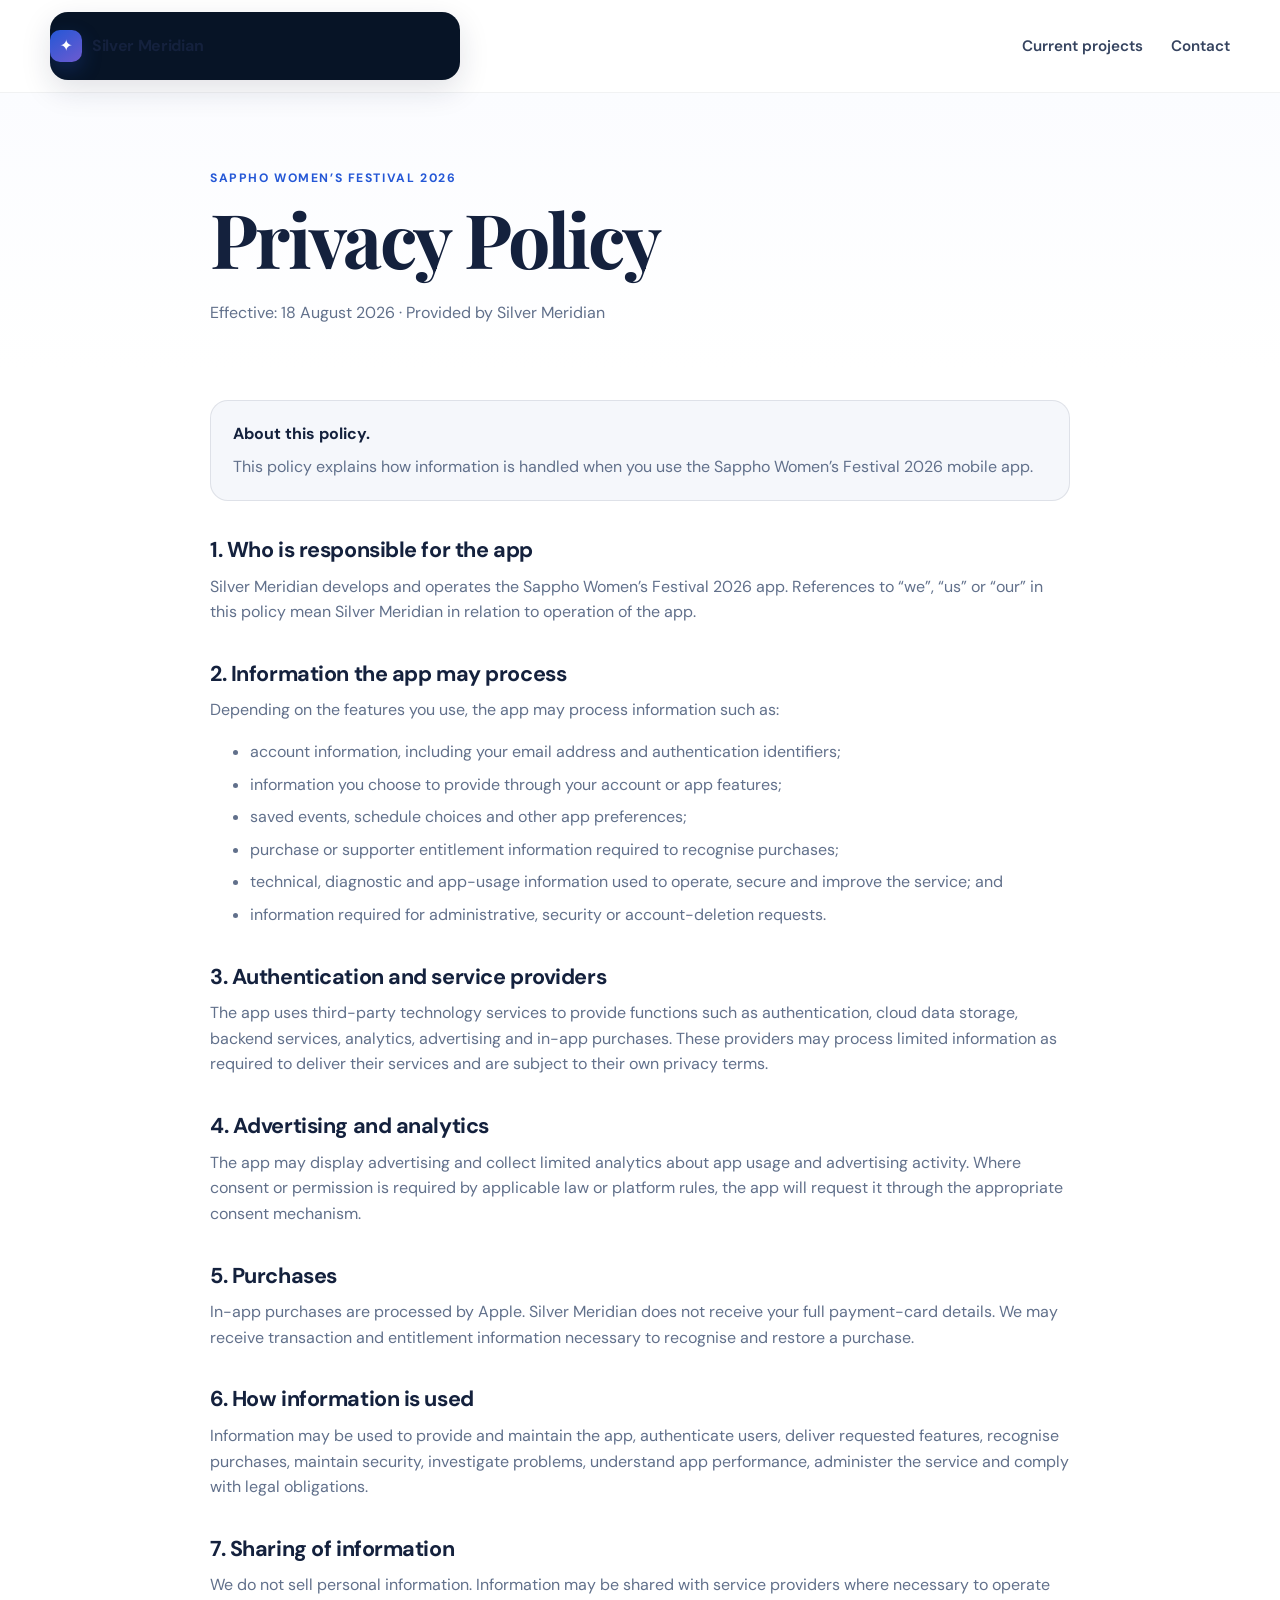
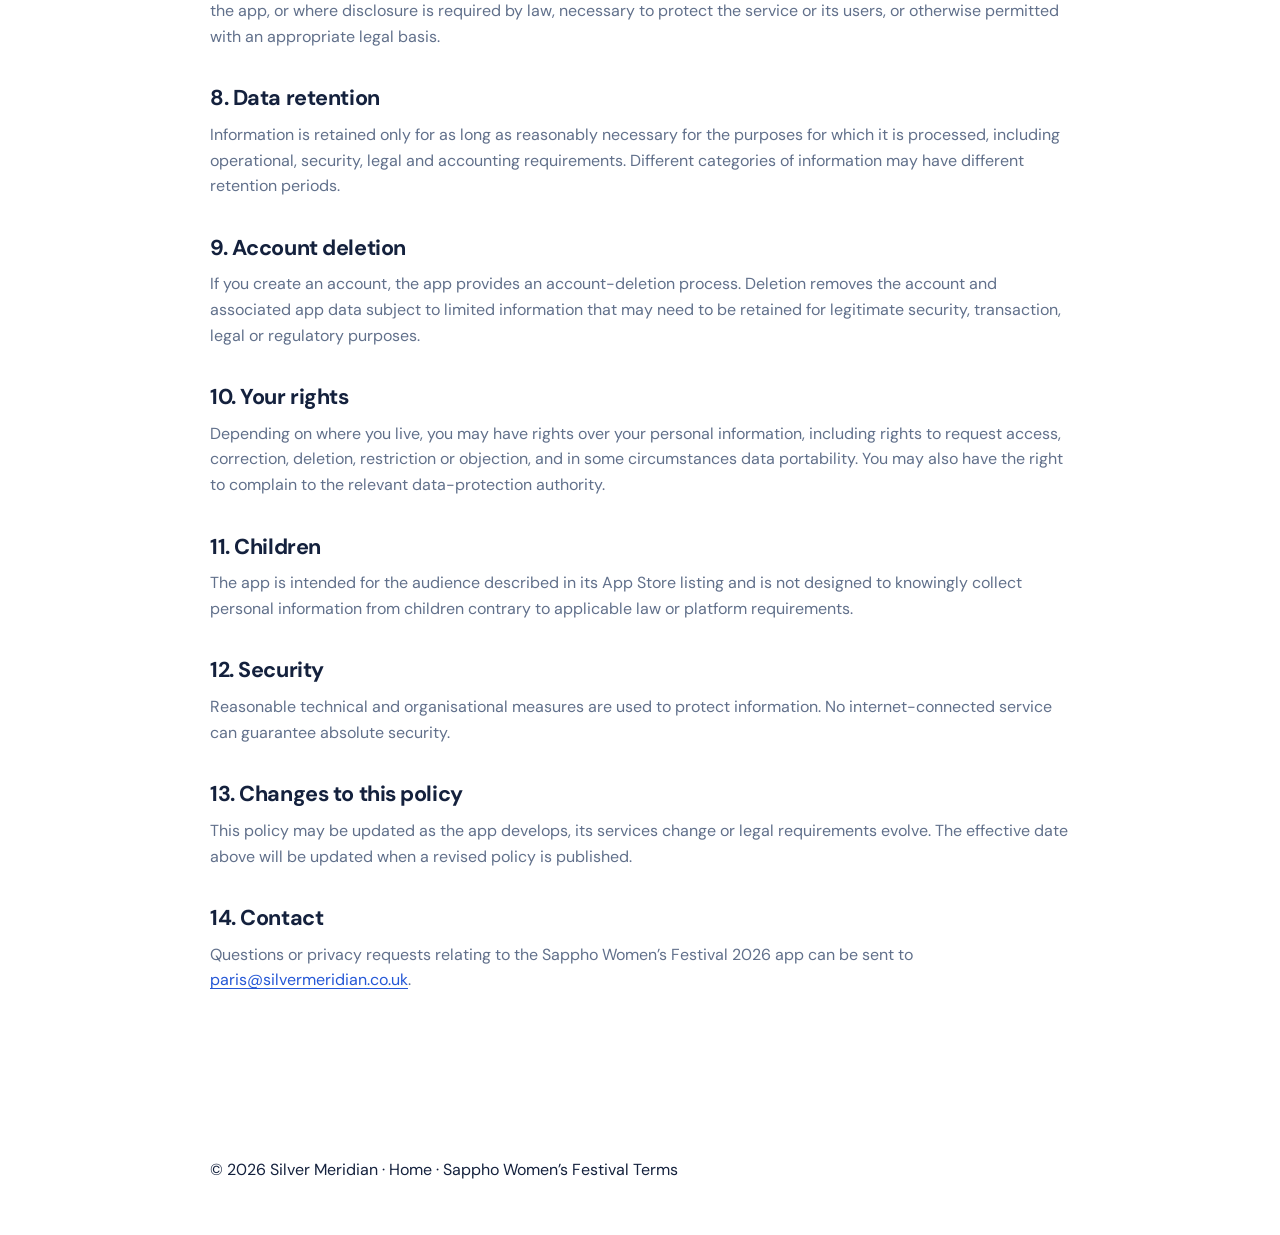
<file: swf-privacy.html>
<!doctype html>
<html lang="en">
<head>
  <meta charset="utf-8">
  <meta name="viewport" content="width=device-width, initial-scale=1">
  <meta name="description" content="Privacy Policy for the Sappho Women's Festival 2026 app.">
  <title>Sappho Women's Festival 2026 — Privacy Policy | Silver Meridian</title>
  <link rel="preconnect" href="https://fonts.googleapis.com">
  <link rel="preconnect" href="https://fonts.gstatic.com" crossorigin>
  <link href="https://fonts.googleapis.com/css2?family=DM+Sans:wght@400;500;600;700&family=Playfair+Display:wght@600;700&display=swap" rel="stylesheet">
  <link rel="stylesheet" href="styles.css">
  <style>
    .legal-hero { padding: 76px 0 42px; background: linear-gradient(180deg,#fbfcff,#fff); }
    .legal-wrap { width:min(calc(100% - 40px),860px); margin:auto; }
    .legal-wrap h1 { font-size:clamp(2.7rem,6vw,4.7rem); }
    .legal-meta { color:var(--muted); margin-bottom:0; }
    .legal-content { padding:32px 0 96px; }
    .legal-content h2 { font-family:"DM Sans",sans-serif; font-size:1.35rem; letter-spacing:-.02em; margin:38px 0 12px; }
    .legal-content p,.legal-content li { color:var(--muted); }
    .legal-content a { color:var(--blue); text-decoration:underline; text-underline-offset:3px; }
    .legal-content li { margin:7px 0; }
    .legal-callout { padding:20px 22px; background:var(--soft); border:1px solid var(--line); border-radius:18px; }
  </style>
</head>
<body>
<header class="site-header">
  <div class="shell nav-wrap">
    <a class="brand" href="index.html"><span class="brand-mark">✦</span><span>Silver Meridian</span></a>
    <nav class="site-nav" style="display:flex">
      <a href="index.html#projects">Current projects</a>
      <a href="index.html#contact">Contact</a>
    </nav>
  </div>
</header>
<main>
<section class="legal-hero">
  <div class="legal-wrap">
    <p class="eyebrow">Sappho Women’s Festival 2026</p>
    <h1>Privacy Policy</h1>
    <p class="legal-meta">Effective: 18 August 2026 · Provided by Silver Meridian</p>
  </div>
</section>
<section class="legal-content">
<div class="legal-wrap">
  <div class="legal-callout">
    <strong>About this policy.</strong>
    <p style="margin:8px 0 0">This policy explains how information is handled when you use the Sappho Women’s Festival 2026 mobile app.</p>
  </div>

  <h2>1. Who is responsible for the app</h2>
  <p>Silver Meridian develops and operates the Sappho Women’s Festival 2026 app. References to “we”, “us” or “our” in this policy mean Silver Meridian in relation to operation of the app.</p>

  <h2>2. Information the app may process</h2>
  <p>Depending on the features you use, the app may process information such as:</p>
  <ul>
    <li>account information, including your email address and authentication identifiers;</li>
    <li>information you choose to provide through your account or app features;</li>
    <li>saved events, schedule choices and other app preferences;</li>
    <li>purchase or supporter entitlement information required to recognise purchases;</li>
    <li>technical, diagnostic and app-usage information used to operate, secure and improve the service; and</li>
    <li>information required for administrative, security or account-deletion requests.</li>
  </ul>

  <h2>3. Authentication and service providers</h2>
  <p>The app uses third-party technology services to provide functions such as authentication, cloud data storage, backend services, analytics, advertising and in-app purchases. These providers may process limited information as required to deliver their services and are subject to their own privacy terms.</p>

  <h2>4. Advertising and analytics</h2>
  <p>The app may display advertising and collect limited analytics about app usage and advertising activity. Where consent or permission is required by applicable law or platform rules, the app will request it through the appropriate consent mechanism.</p>

  <h2>5. Purchases</h2>
  <p>In-app purchases are processed by Apple. Silver Meridian does not receive your full payment-card details. We may receive transaction and entitlement information necessary to recognise and restore a purchase.</p>

  <h2>6. How information is used</h2>
  <p>Information may be used to provide and maintain the app, authenticate users, deliver requested features, recognise purchases, maintain security, investigate problems, understand app performance, administer the service and comply with legal obligations.</p>

  <h2>7. Sharing of information</h2>
  <p>We do not sell personal information. Information may be shared with service providers where necessary to operate the app, or where disclosure is required by law, necessary to protect the service or its users, or otherwise permitted with an appropriate legal basis.</p>

  <h2>8. Data retention</h2>
  <p>Information is retained only for as long as reasonably necessary for the purposes for which it is processed, including operational, security, legal and accounting requirements. Different categories of information may have different retention periods.</p>

  <h2>9. Account deletion</h2>
  <p>If you create an account, the app provides an account-deletion process. Deletion removes the account and associated app data subject to limited information that may need to be retained for legitimate security, transaction, legal or regulatory purposes.</p>

  <h2>10. Your rights</h2>
  <p>Depending on where you live, you may have rights over your personal information, including rights to request access, correction, deletion, restriction or objection, and in some circumstances data portability. You may also have the right to complain to the relevant data-protection authority.</p>

  <h2>11. Children</h2>
  <p>The app is intended for the audience described in its App Store listing and is not designed to knowingly collect personal information from children contrary to applicable law or platform requirements.</p>

  <h2>12. Security</h2>
  <p>Reasonable technical and organisational measures are used to protect information. No internet-connected service can guarantee absolute security.</p>

  <h2>13. Changes to this policy</h2>
  <p>This policy may be updated as the app develops, its services change or legal requirements evolve. The effective date above will be updated when a revised policy is published.</p>

  <h2>14. Contact</h2>
  <p>Questions or privacy requests relating to the Sappho Women’s Festival 2026 app can be sent to <a href="mailto:paris@silvermeridian.co.uk">paris@silvermeridian.co.uk</a>.</p>
</div>
</section>
</main>
<footer class="site-footer"><div class="legal-wrap"><p>© 2026 Silver Meridian · <a href="index.html">Home</a> · <a href="swf-terms.html">Sappho Women’s Festival Terms</a></p></div></footer>
<!-- redeploy marker: 2026-08-18 -->
</body>
</html>
</file>
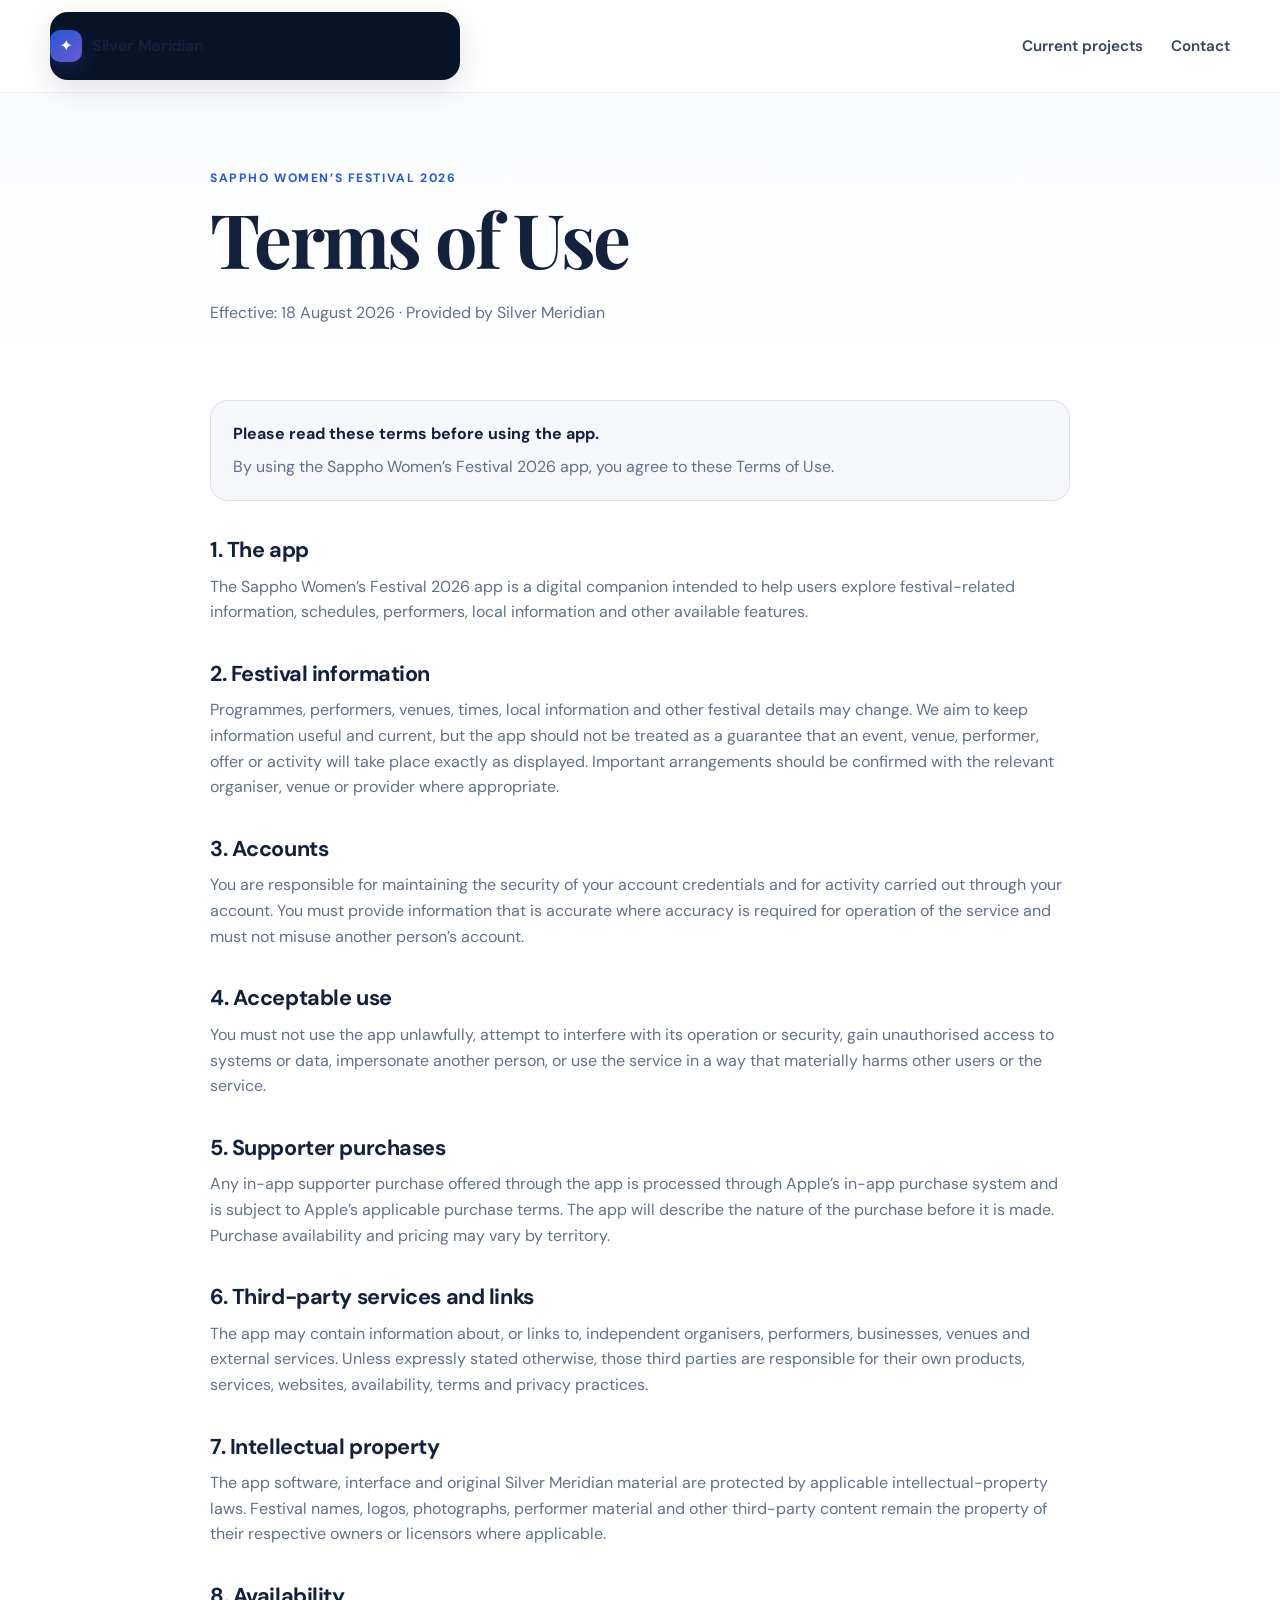
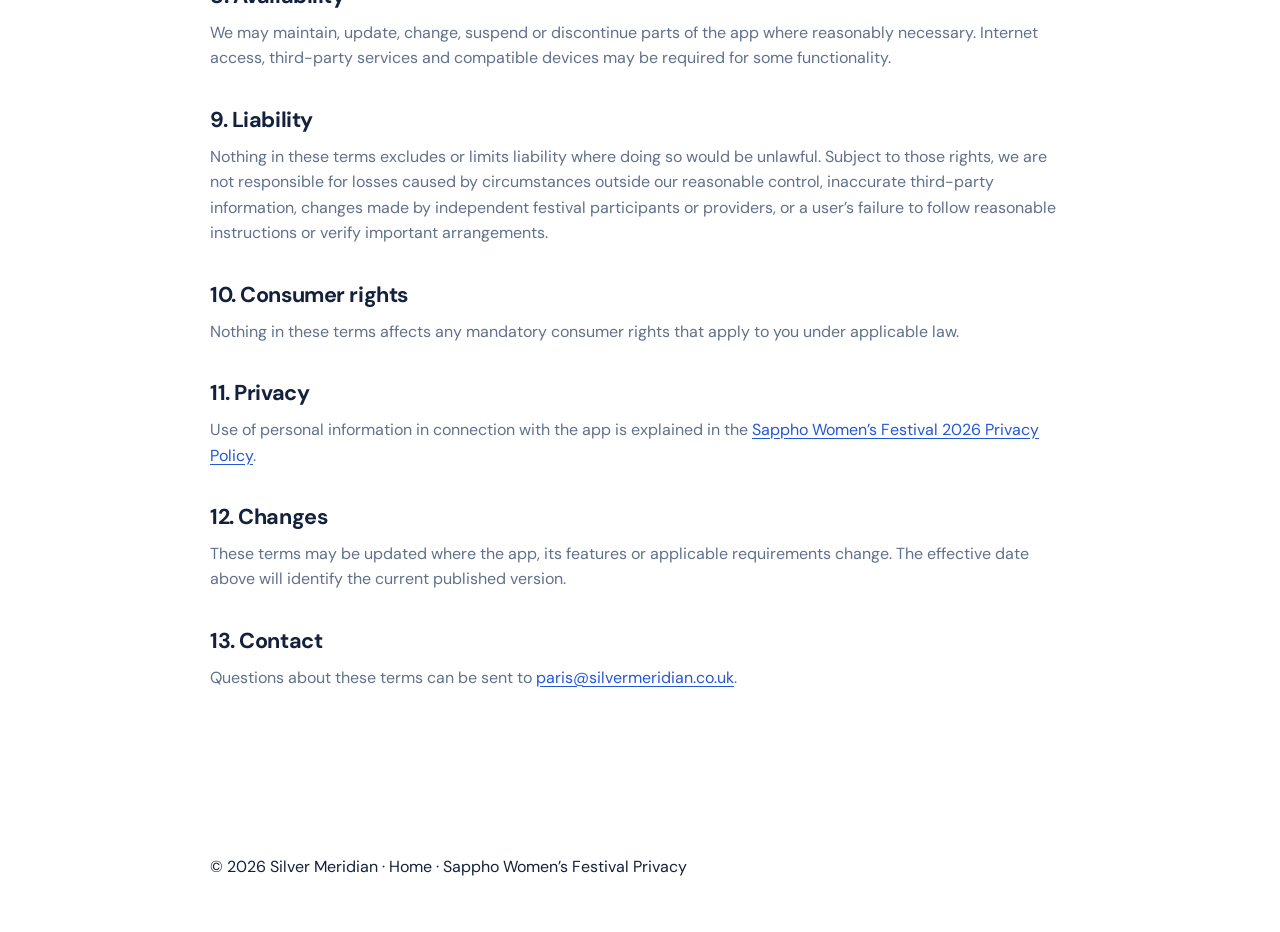
<file: swf-terms.html>
<!doctype html>
<html lang="en">
<head>
  <meta charset="utf-8">
  <meta name="viewport" content="width=device-width, initial-scale=1">
  <meta name="description" content="Terms of Use for the Sappho Women's Festival 2026 app.">
  <title>Sappho Women's Festival 2026 — Terms of Use | Silver Meridian</title>
  <link rel="preconnect" href="https://fonts.googleapis.com">
  <link rel="preconnect" href="https://fonts.gstatic.com" crossorigin>
  <link href="https://fonts.googleapis.com/css2?family=DM+Sans:wght@400;500;600;700&family=Playfair+Display:wght@600;700&display=swap" rel="stylesheet">
  <link rel="stylesheet" href="styles.css">
  <style>
    .legal-hero { padding:76px 0 42px;background:linear-gradient(180deg,#fbfcff,#fff); }
    .legal-wrap { width:min(calc(100% - 40px),860px);margin:auto; }
    .legal-wrap h1 { font-size:clamp(2.7rem,6vw,4.7rem); }
    .legal-meta { color:var(--muted);margin-bottom:0; }
    .legal-content { padding:32px 0 96px; }
    .legal-content h2 { font-family:"DM Sans",sans-serif;font-size:1.35rem;letter-spacing:-.02em;margin:38px 0 12px; }
    .legal-content p,.legal-content li { color:var(--muted); }
    .legal-content a { color:var(--blue);text-decoration:underline;text-underline-offset:3px; }
    .legal-content li { margin:7px 0; }
    .legal-callout { padding:20px 22px;background:var(--soft);border:1px solid var(--line);border-radius:18px; }
  </style>
</head>
<body>
<header class="site-header"><div class="shell nav-wrap">
<a class="brand" href="index.html"><span class="brand-mark">✦</span><span>Silver Meridian</span></a>
<nav class="site-nav" style="display:flex"><a href="index.html#projects">Current projects</a><a href="index.html#contact">Contact</a></nav>
</div></header>
<main>
<section class="legal-hero"><div class="legal-wrap">
<p class="eyebrow">Sappho Women’s Festival 2026</p><h1>Terms of Use</h1>
<p class="legal-meta">Effective: 18 August 2026 · Provided by Silver Meridian</p>
</div></section>
<section class="legal-content"><div class="legal-wrap">
<div class="legal-callout"><strong>Please read these terms before using the app.</strong><p style="margin:8px 0 0">By using the Sappho Women’s Festival 2026 app, you agree to these Terms of Use.</p></div>

<h2>1. The app</h2>
<p>The Sappho Women’s Festival 2026 app is a digital companion intended to help users explore festival-related information, schedules, performers, local information and other available features.</p>

<h2>2. Festival information</h2>
<p>Programmes, performers, venues, times, local information and other festival details may change. We aim to keep information useful and current, but the app should not be treated as a guarantee that an event, venue, performer, offer or activity will take place exactly as displayed. Important arrangements should be confirmed with the relevant organiser, venue or provider where appropriate.</p>

<h2>3. Accounts</h2>
<p>You are responsible for maintaining the security of your account credentials and for activity carried out through your account. You must provide information that is accurate where accuracy is required for operation of the service and must not misuse another person’s account.</p>

<h2>4. Acceptable use</h2>
<p>You must not use the app unlawfully, attempt to interfere with its operation or security, gain unauthorised access to systems or data, impersonate another person, or use the service in a way that materially harms other users or the service.</p>

<h2>5. Supporter purchases</h2>
<p>Any in-app supporter purchase offered through the app is processed through Apple’s in-app purchase system and is subject to Apple’s applicable purchase terms. The app will describe the nature of the purchase before it is made. Purchase availability and pricing may vary by territory.</p>

<h2>6. Third-party services and links</h2>
<p>The app may contain information about, or links to, independent organisers, performers, businesses, venues and external services. Unless expressly stated otherwise, those third parties are responsible for their own products, services, websites, availability, terms and privacy practices.</p>

<h2>7. Intellectual property</h2>
<p>The app software, interface and original Silver Meridian material are protected by applicable intellectual-property laws. Festival names, logos, photographs, performer material and other third-party content remain the property of their respective owners or licensors where applicable.</p>

<h2>8. Availability</h2>
<p>We may maintain, update, change, suspend or discontinue parts of the app where reasonably necessary. Internet access, third-party services and compatible devices may be required for some functionality.</p>

<h2>9. Liability</h2>
<p>Nothing in these terms excludes or limits liability where doing so would be unlawful. Subject to those rights, we are not responsible for losses caused by circumstances outside our reasonable control, inaccurate third-party information, changes made by independent festival participants or providers, or a user’s failure to follow reasonable instructions or verify important arrangements.</p>

<h2>10. Consumer rights</h2>
<p>Nothing in these terms affects any mandatory consumer rights that apply to you under applicable law.</p>

<h2>11. Privacy</h2>
<p>Use of personal information in connection with the app is explained in the <a href="swf-privacy.html">Sappho Women’s Festival 2026 Privacy Policy</a>.</p>

<h2>12. Changes</h2>
<p>These terms may be updated where the app, its features or applicable requirements change. The effective date above will identify the current published version.</p>

<h2>13. Contact</h2>
<p>Questions about these terms can be sent to <a href="mailto:paris@silvermeridian.co.uk">paris@silvermeridian.co.uk</a>.</p>
</div></section>
</main>
<footer class="site-footer"><div class="legal-wrap"><p>© 2026 Silver Meridian · <a href="index.html">Home</a> · <a href="swf-privacy.html">Sappho Women’s Festival Privacy</a></p></div></footer>
</body></html>
</file>
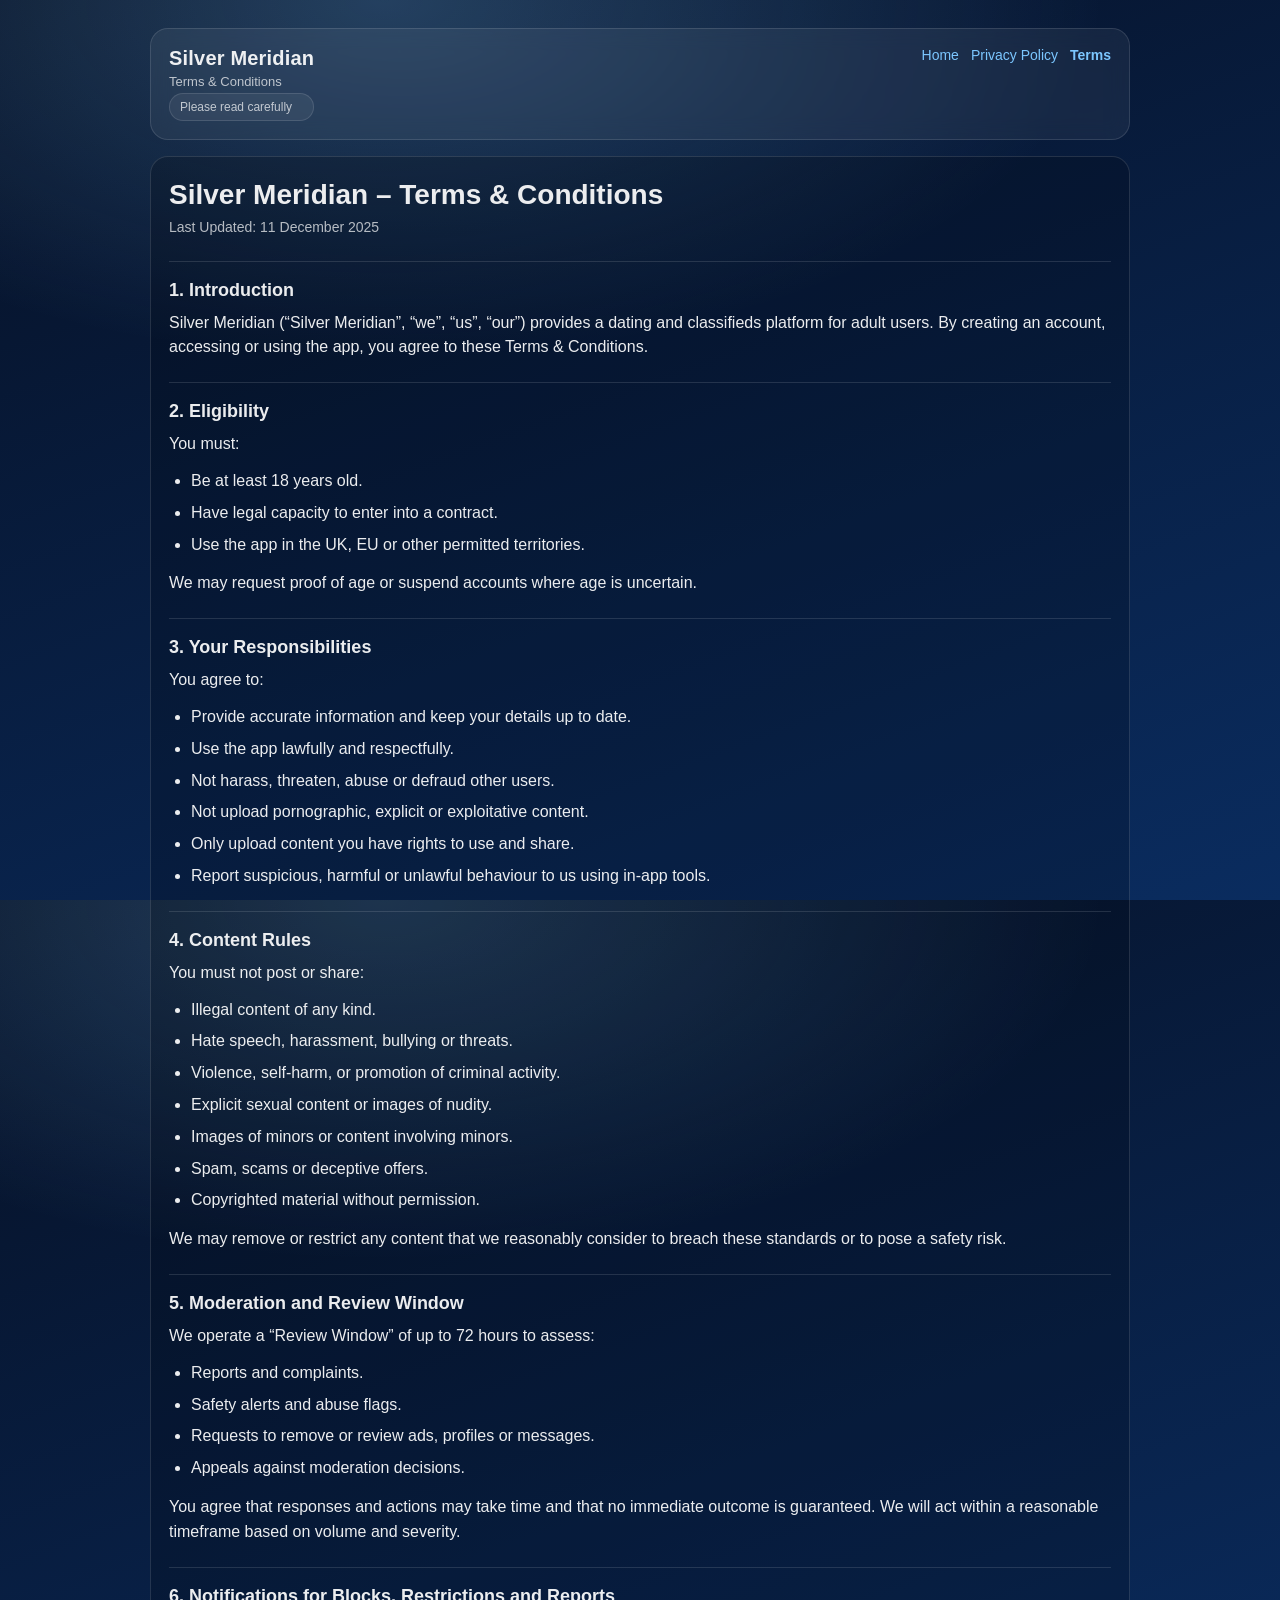
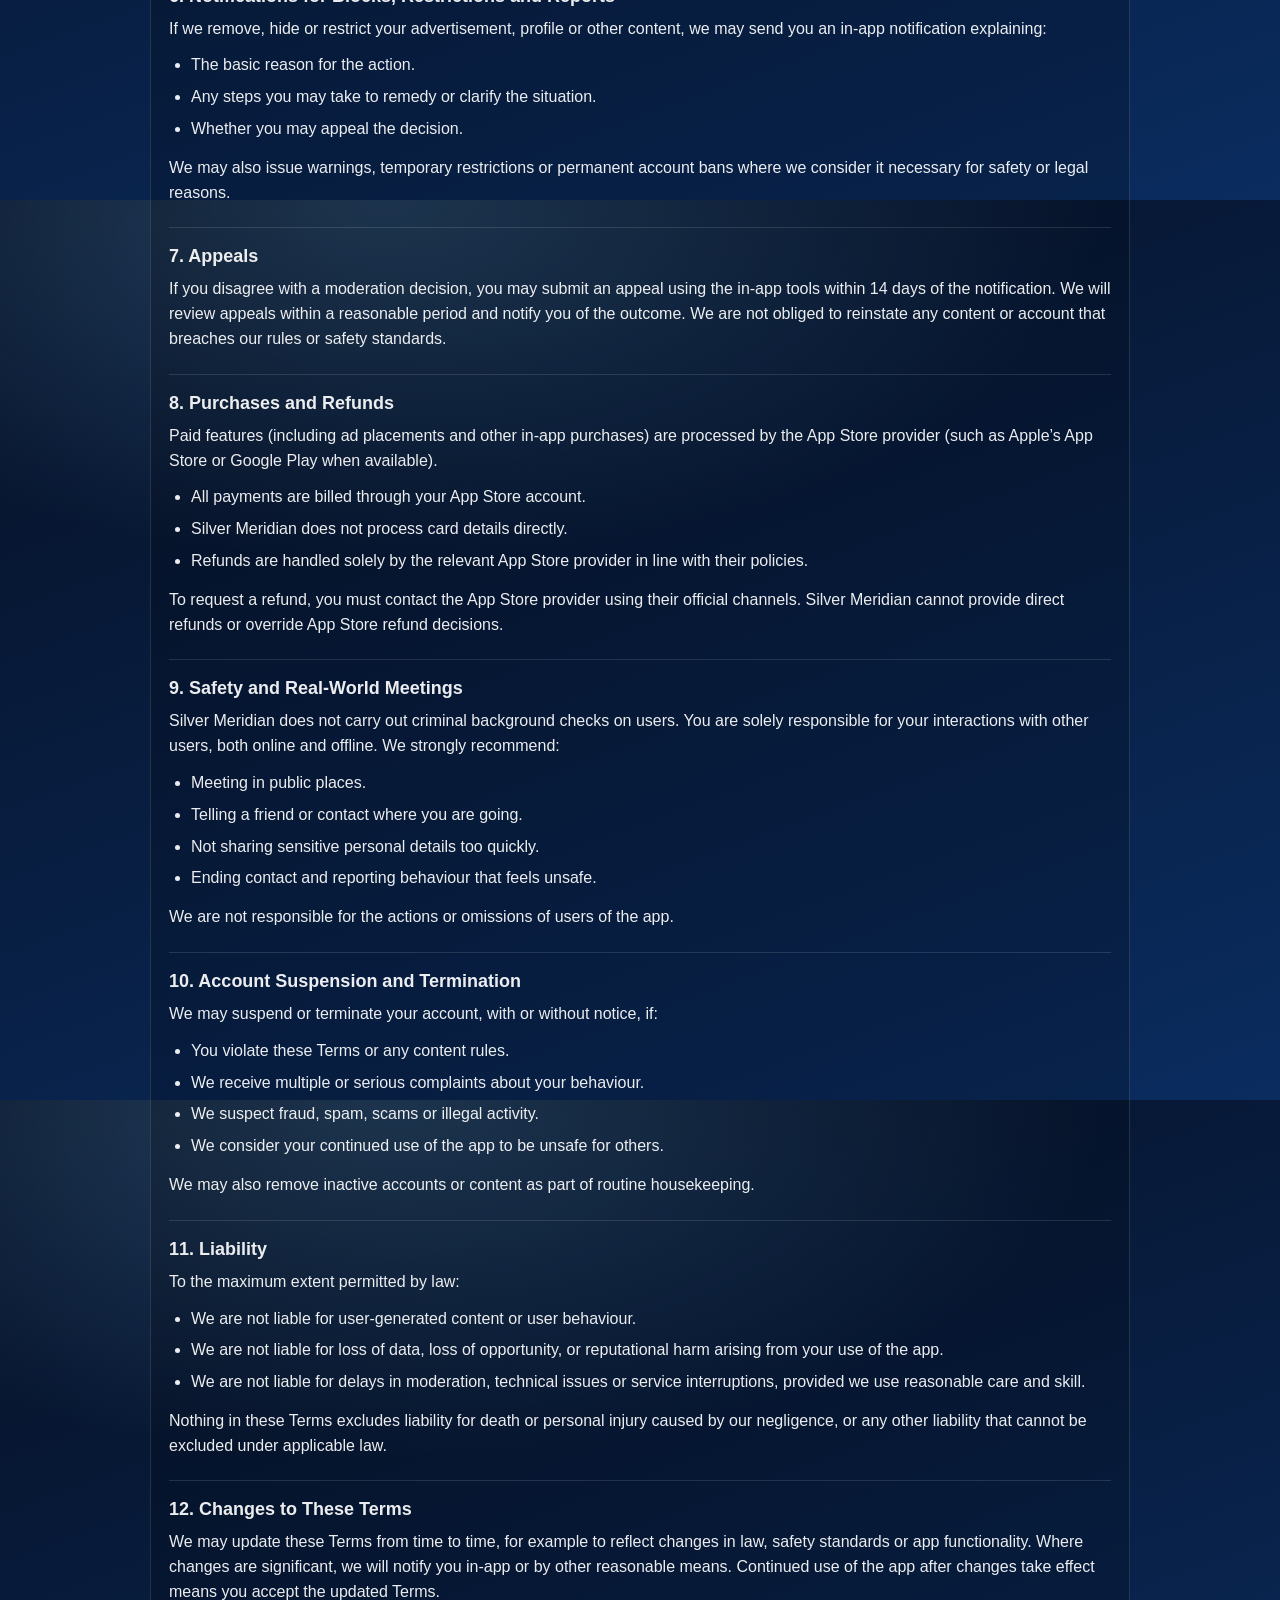
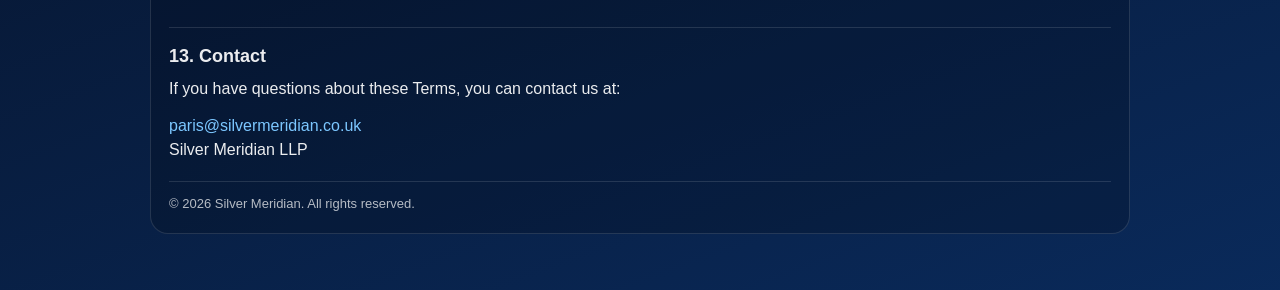
<file: terms.html>
<!doctype html>
<html lang="en-GB">
<head>
  <meta charset="utf-8" />
  <meta name="viewport" content="width=device-width, initial-scale=1" />
  <title>Silver Meridian — Terms &amp; Conditions</title>
  <meta name="description" content="Silver Meridian Terms & Conditions." />
  <meta name="robots" content="index,follow" />
  <link rel="canonical" href="https://silvermeridian.co.uk/terms.html" />

  <style>
    :root{
      --bg1:#061024;
      --bg2:#0A2C5F;
      --card: rgba(255,255,255,0.06);
      --text: rgba(255,255,255,0.92);
      --muted: rgba(255,255,255,0.70);
      --line: rgba(255,255,255,0.12);
      --accent:#7CC7FF;
    }
    html,body{height:100%;}
    body{
      margin:0;
      font-family: -apple-system, BlinkMacSystemFont, "Segoe UI", Roboto, Arial, sans-serif;
      color:var(--text);
      background: radial-gradient(1200px 600px at 30% 0%, rgba(124,199,255,0.25), transparent 60%),
                  linear-gradient(160deg, var(--bg1), var(--bg2));
    }
    a{color:var(--accent); text-decoration:none;}
    a:hover{text-decoration:underline;}
    .wrap{max-width: 980px; margin: 0 auto; padding: 28px 18px 56px;}
    header{
      border:1px solid var(--line);
      background: var(--card);
      backdrop-filter: blur(10px);
      border-radius: 18px;
      padding: 18px 18px;
      display:flex;
      gap:14px;
      align-items:flex-start;
      justify-content:space-between;
      flex-wrap:wrap;
    }
    .brand{
      display:flex; flex-direction:column; gap:4px;
    }
    .brand .title{
      font-size: 20px; font-weight: 700; letter-spacing: 0.2px;
    }
    .brand .subtitle{
      font-size: 13px; color:var(--muted);
    }
    nav{
      display:flex; gap:12px; align-items:center; flex-wrap:wrap;
      font-size: 14px;
    }
    main{
      margin-top: 16px;
      border:1px solid var(--line);
      background: rgba(0,0,0,0.18);
      border-radius: 18px;
      padding: 22px 18px;
    }
    h1{margin: 0 0 6px; font-size: 28px;}
    .updated{margin: 0 0 18px; color:var(--muted); font-size: 14px;}
    h2{
      margin: 22px 0 10px;
      font-size: 18px;
      border-top: 1px solid var(--line);
      padding-top: 18px;
    }
    p{margin: 0 0 12px; line-height: 1.55;}
    ul{margin: 10px 0 14px 22px; padding:0;}
    li{margin: 7px 0; line-height: 1.55;}
    .footer{
      margin-top: 18px;
      color: var(--muted);
      font-size: 13px;
      border-top: 1px solid var(--line);
      padding-top: 14px;
    }
    .pill{
      display:inline-block;
      font-size:12px;
      padding:6px 10px;
      border-radius: 999px;
      border:1px solid var(--line);
      background: rgba(255,255,255,0.06);
      color: var(--muted);
    }
  </style>
</head>

<body>
  <div class="wrap">
    <header>
      <div class="brand">
        <div class="title">Silver Meridian</div>
        <div class="subtitle">Terms &amp; Conditions</div>
        <div class="pill">Please read carefully</div>
      </div>

      <nav aria-label="Legal navigation">
        <a href="/index.html">Home</a>
        <a href="/privacy.html">Privacy Policy</a>
        <a href="/terms.html" aria-current="page"><strong>Terms</strong></a>
      </nav>
    </header>

    <main>
      <h1>Silver Meridian – Terms &amp; Conditions</h1>
      <p class="updated">Last Updated: 11 December 2025</p>

      <h2>1. Introduction</h2>
      <p>Silver Meridian (“Silver Meridian”, “we”, “us”, “our”) provides a dating and classifieds platform for adult users. By creating an account, accessing or using the app, you agree to these Terms &amp; Conditions.</p>

      <h2>2. Eligibility</h2>
      <p>You must:</p>
      <ul>
        <li>Be at least 18 years old.</li>
        <li>Have legal capacity to enter into a contract.</li>
        <li>Use the app in the UK, EU or other permitted territories.</li>
      </ul>
      <p>We may request proof of age or suspend accounts where age is uncertain.</p>

      <h2>3. Your Responsibilities</h2>
      <p>You agree to:</p>
      <ul>
        <li>Provide accurate information and keep your details up to date.</li>
        <li>Use the app lawfully and respectfully.</li>
        <li>Not harass, threaten, abuse or defraud other users.</li>
        <li>Not upload pornographic, explicit or exploitative content.</li>
        <li>Only upload content you have rights to use and share.</li>
        <li>Report suspicious, harmful or unlawful behaviour to us using in-app tools.</li>
      </ul>

      <h2>4. Content Rules</h2>
      <p>You must not post or share:</p>
      <ul>
        <li>Illegal content of any kind.</li>
        <li>Hate speech, harassment, bullying or threats.</li>
        <li>Violence, self-harm, or promotion of criminal activity.</li>
        <li>Explicit sexual content or images of nudity.</li>
        <li>Images of minors or content involving minors.</li>
        <li>Spam, scams or deceptive offers.</li>
        <li>Copyrighted material without permission.</li>
      </ul>
      <p>We may remove or restrict any content that we reasonably consider to breach these standards or to pose a safety risk.</p>

      <h2>5. Moderation and Review Window</h2>
      <p>We operate a “Review Window” of up to 72 hours to assess:</p>
      <ul>
        <li>Reports and complaints.</li>
        <li>Safety alerts and abuse flags.</li>
        <li>Requests to remove or review ads, profiles or messages.</li>
        <li>Appeals against moderation decisions.</li>
      </ul>
      <p>You agree that responses and actions may take time and that no immediate outcome is guaranteed. We will act within a reasonable timeframe based on volume and severity.</p>

      <h2>6. Notifications for Blocks, Restrictions and Reports</h2>
      <p>If we remove, hide or restrict your advertisement, profile or other content, we may send you an in-app notification explaining:</p>
      <ul>
        <li>The basic reason for the action.</li>
        <li>Any steps you may take to remedy or clarify the situation.</li>
        <li>Whether you may appeal the decision.</li>
      </ul>
      <p>We may also issue warnings, temporary restrictions or permanent account bans where we consider it necessary for safety or legal reasons.</p>

      <h2>7. Appeals</h2>
      <p>If you disagree with a moderation decision, you may submit an appeal using the in-app tools within 14 days of the notification. We will review appeals within a reasonable period and notify you of the outcome. We are not obliged to reinstate any content or account that breaches our rules or safety standards.</p>

      <h2>8. Purchases and Refunds</h2>
      <p>Paid features (including ad placements and other in-app purchases) are processed by the App Store provider (such as Apple’s App Store or Google Play when available).</p>
      <ul>
        <li>All payments are billed through your App Store account.</li>
        <li>Silver Meridian does not process card details directly.</li>
        <li>Refunds are handled solely by the relevant App Store provider in line with their policies.</li>
      </ul>
      <p>To request a refund, you must contact the App Store provider using their official channels. Silver Meridian cannot provide direct refunds or override App Store refund decisions.</p>

      <h2>9. Safety and Real-World Meetings</h2>
      <p>Silver Meridian does not carry out criminal background checks on users. You are solely responsible for your interactions with other users, both online and offline. We strongly recommend:</p>
      <ul>
        <li>Meeting in public places.</li>
        <li>Telling a friend or contact where you are going.</li>
        <li>Not sharing sensitive personal details too quickly.</li>
        <li>Ending contact and reporting behaviour that feels unsafe.</li>
      </ul>
      <p>We are not responsible for the actions or omissions of users of the app.</p>

      <h2>10. Account Suspension and Termination</h2>
      <p>We may suspend or terminate your account, with or without notice, if:</p>
      <ul>
        <li>You violate these Terms or any content rules.</li>
        <li>We receive multiple or serious complaints about your behaviour.</li>
        <li>We suspect fraud, spam, scams or illegal activity.</li>
        <li>We consider your continued use of the app to be unsafe for others.</li>
      </ul>
      <p>We may also remove inactive accounts or content as part of routine housekeeping.</p>

      <h2>11. Liability</h2>
      <p>To the maximum extent permitted by law:</p>
      <ul>
        <li>We are not liable for user-generated content or user behaviour.</li>
        <li>We are not liable for loss of data, loss of opportunity, or reputational harm arising from your use of the app.</li>
        <li>We are not liable for delays in moderation, technical issues or service interruptions, provided we use reasonable care and skill.</li>
      </ul>
      <p>Nothing in these Terms excludes liability for death or personal injury caused by our negligence, or any other liability that cannot be excluded under applicable law.</p>

      <h2>12. Changes to These Terms</h2>
      <p>We may update these Terms from time to time, for example to reflect changes in law, safety standards or app functionality. Where changes are significant, we will notify you in-app or by other reasonable means. Continued use of the app after changes take effect means you accept the updated Terms.</p>

      <h2>13. Contact</h2>
      <p>If you have questions about these Terms, you can contact us at:</p>
      <p>
        <a href="mailto:paris@silvermeridian.co.uk">paris@silvermeridian.co.uk</a><br />
        Silver Meridian LLP
      </p>

      <div class="footer">
        © <span id="y"></span> Silver Meridian. All rights reserved.
      </div>
    </main>
  </div>

  <script>
    document.getElementById("y").textContent = new Date().getFullYear();
  </script>
</body>
</html>
</file>
<file: styles.css>
:root {
  --ink: #14213d;
  --muted: #61708b;
  --paper: #ffffff;
  --soft: #f5f7fb;
  --line: rgba(20, 33, 61, 0.10);
  --navy: #13233f;
  --blue: #2457d6;
  --blue-soft: #e8efff;
  --violet: #6d5bd0;
  --radius-lg: 28px;
  --radius-md: 20px;
  --shadow: 0 20px 60px rgba(28, 45, 78, 0.10);
  --shell: 1180px;
}

* { box-sizing: border-box; }
html { scroll-behavior: smooth; }
body { margin: 0; color: var(--ink); background: var(--paper); font-family: "DM Sans", system-ui, -apple-system, BlinkMacSystemFont, "Segoe UI", sans-serif; line-height: 1.6; }
a { color: inherit; text-decoration: none; }
img { max-width: 100%; display: block; }
button, a { -webkit-tap-highlight-color: transparent; }
.shell { width: min(calc(100% - 40px), var(--shell)); margin-inline: auto; }
.sr-only { position: absolute; width: 1px; height: 1px; padding: 0; margin: -1px; overflow: hidden; clip: rect(0, 0, 0, 0); white-space: nowrap; border: 0; }
.skip-link { position: fixed; top: 12px; left: 12px; z-index: 999; transform: translateY(-160%); background: #fff; color: var(--ink); padding: 10px 14px; border-radius: 999px; box-shadow: var(--shadow); }
.skip-link:focus { transform: none; }
.site-header { position: sticky; top: 0; z-index: 50; background: rgba(255, 255, 255, 0.86); backdrop-filter: blur(18px); border-bottom: 1px solid rgba(20, 33, 61, 0.06); }
.nav-wrap { min-height: 92px; display: flex; align-items: center; justify-content: space-between; gap: 28px; }
.brand { display: inline-flex; align-items: center; gap: 10px; font-weight: 700; letter-spacing: -0.02em; }
.site-header .brand { flex: 0 0 auto; width: clamp(330px, 32vw, 470px); height: 68px; overflow: hidden; border-radius: 18px; box-shadow: 0 10px 30px rgba(20, 33, 61, 0.13); background: #071426; }
.site-header .brand img { width: 100%; height: 100%; object-fit: cover; object-position: center; border-radius: inherit; }
.brand-mark { width: 32px; height: 32px; display: grid; place-items: center; color: white; background: linear-gradient(145deg, var(--blue), var(--violet)); border-radius: 10px; box-shadow: 0 8px 20px rgba(36, 87, 214, 0.25); }
.site-nav { display: flex; align-items: center; gap: 28px; font-size: 0.95rem; font-weight: 600; }
.site-nav > a:not(.nav-cta) { color: #35435f; }
.site-nav > a:hover { color: var(--blue); }
.nav-cta { padding: 10px 16px; border-radius: 999px; background: var(--ink); color: white; }
.nav-cta:hover { color: white !important; background: #22375f; }
.menu-button { display: none; width: 44px; height: 44px; border: 0; background: transparent; cursor: pointer; }
.menu-button span:not(.sr-only) { display: block; width: 22px; height: 2px; margin: 5px auto; background: var(--ink); border-radius: 2px; }

.hero { position: relative; overflow: hidden; padding: 96px 0 88px; background: linear-gradient(180deg, #fbfcff 0%, #ffffff 100%); }
.hero-grid { position: relative; z-index: 2; display: grid; grid-template-columns: minmax(0, 1.18fr) minmax(340px, 0.82fr); gap: 70px; align-items: center; }
.eyebrow { margin: 0 0 14px; color: var(--blue); text-transform: uppercase; letter-spacing: 0.13em; font-size: 0.76rem; font-weight: 700; }
h1,h2,h3,p { margin-top: 0; }
h1,h2 { font-family: "Playfair Display", Georgia, serif; letter-spacing: -0.035em; }
h1 { max-width: 800px; margin-bottom: 24px; font-size: clamp(3.25rem, 7vw, 6.25rem); line-height: 0.98; font-weight: 700; }
h2 { margin-bottom: 18px; font-size: clamp(2.25rem, 4vw, 4rem); line-height: 1.05; }
h3 { margin-bottom: 10px; font-size: 1.28rem; }
.hero-lede { max-width: 720px; margin-bottom: 30px; color: var(--muted); font-size: clamp(1.05rem, 2vw, 1.25rem); }
.hero-actions { display: flex; flex-wrap: wrap; gap: 12px; }
.button { display: inline-flex; align-items: center; justify-content: center; min-height: 50px; padding: 12px 20px; border-radius: 999px; font-weight: 700; transition: transform 160ms ease, box-shadow 160ms ease, background 160ms ease; }
.button:hover { transform: translateY(-1px); }
.button-primary { color: white; background: var(--blue); box-shadow: 0 12px 28px rgba(36, 87, 214, 0.24); }
.button-secondary { color: var(--ink); background: white; border: 1px solid var(--line); }
.hero-proof { display: flex; flex-wrap: wrap; gap: 9px; margin-top: 28px; }
.hero-proof span,.project-tags span { padding: 7px 10px; border-radius: 999px; color: #40506c; background: #f2f5fa; font-size: 0.78rem; font-weight: 600; }
.hero-panel { padding: 28px; border: 1px solid rgba(255, 255, 255, 0.7); border-radius: var(--radius-lg); background: rgba(255, 255, 255, 0.78); backdrop-filter: blur(22px); box-shadow: var(--shadow); }
.panel-kicker { margin-bottom: 20px; color: var(--muted); font-size: 0.8rem; font-weight: 700; text-transform: uppercase; letter-spacing: 0.1em; }
.panel-line { display: grid; grid-template-columns: 44px 1fr; gap: 14px; padding: 20px 0; border-top: 1px solid var(--line); }
.panel-line > span { display: grid; place-items: center; width: 38px; height: 38px; border-radius: 50%; color: var(--blue); background: var(--blue-soft); font-size: 0.78rem; font-weight: 700; }
.panel-line strong,.panel-line small { display: block; }
.panel-line small { margin-top: 4px; color: var(--muted); font-size: 0.9rem; line-height: 1.45; }
.hero-orb { position: absolute; border-radius: 999px; filter: blur(2px); opacity: 0.42; }
.hero-orb-one { width: 520px; height: 520px; right: -190px; top: -130px; background: radial-gradient(circle at 40% 40%, #cbd8ff, transparent 68%); }
.hero-orb-two { width: 420px; height: 420px; left: -180px; bottom: -190px; background: radial-gradient(circle at 50% 50%, #e7dcff, transparent 68%); }
.section { padding: 96px 0; }
.section-soft { background: var(--soft); }
.section-heading { max-width: 760px; margin-bottom: 46px; }
.section-heading > p:last-child { color: var(--muted); font-size: 1.05rem; }
.split-heading { max-width: none; display: grid; grid-template-columns: 1.2fr 0.8fr; gap: 70px; align-items: end; }
.split-heading > p { margin-bottom: 18px; }
.service-grid { display: grid; grid-template-columns: repeat(4, 1fr); gap: 18px; }
.service-card { min-height: 240px; padding: 26px; border: 1px solid var(--line); border-radius: var(--radius-md); background: white; box-shadow: 0 10px 34px rgba(20, 33, 61, 0.05); }
.service-icon { width: 44px; height: 44px; display: grid; place-items: center; margin-bottom: 28px; border-radius: 13px; color: var(--blue); background: var(--blue-soft); font-weight: 700; }
.service-card p { margin-bottom: 0; color: var(--muted); font-size: 0.95rem; }
.projects-grid { display: grid; grid-template-columns: repeat(12, 1fr); gap: 22px; }
.project-card { grid-column: span 6; overflow: hidden; border: 1px solid rgba(20, 33, 61, 0.08); border-radius: 24px; background: white; box-shadow: 0 15px 42px rgba(20, 33, 61, 0.06); }
.project-featured { grid-column: span 12; display: grid; grid-template-columns: 0.95fr 1.05fr; }
.project-art { position: relative; min-height: 280px; display: grid; place-items: center; overflow: hidden; }
.project-featured .project-art { min-height: 390px; }
.project-art::before,.project-art::after { content: ""; position: absolute; border-radius: 999px; opacity: 0.48; }
.project-art::before { width: 240px; height: 240px; right: -60px; top: -70px; background: rgba(255, 255, 255, 0.38); }
.project-art::after { width: 190px; height: 190px; left: -50px; bottom: -80px; background: rgba(255, 255, 255, 0.3); }
.project-art-journeys { background: linear-gradient(145deg, #ef667a, #7b5bd6 55%, #2350a8); }
.project-art-sappho { background: linear-gradient(145deg, #ffa66b, #dc5e85 45%, #8748a9); }
.project-art-pride { background: linear-gradient(145deg, #5ba9e8, #645cc7 52%, #db5a91); }
.project-monogram { position: relative; z-index: 2; color: rgba(255,255,255,0.92); font-family: "Playfair Display", Georgia, serif; font-size: clamp(4.5rem, 10vw, 8rem); font-weight: 700; letter-spacing: -0.07em; }
.project-badge { position: absolute; z-index: 3; top: 18px; left: 18px; padding: 8px 12px; border-radius: 999px; color: white; background: rgba(15, 23, 42, 0.26); backdrop-filter: blur(10px); font-size: 0.76rem; font-weight: 700; }
.project-body { padding: 30px; }
.project-featured .project-body { display: flex; flex-direction: column; justify-content: center; padding: 48px; }
.project-type { margin-bottom: 9px; color: var(--blue); font-size: 0.78rem; font-weight: 700; text-transform: uppercase; letter-spacing: 0.09em; }
.project-body h3 { font-family: "Playfair Display", Georgia, serif; font-size: clamp(1.8rem, 3vw, 2.7rem); letter-spacing: -0.03em; }
.project-body > p:not(.project-type) { color: var(--muted); }
.project-tags { display: flex; flex-wrap: wrap; gap: 8px; margin-top: 18px; }
.project-note { margin: 26px 0 0; color: var(--muted); font-size: 0.85rem; }
.about-grid { display: grid; grid-template-columns: 0.9fr 1.1fr; gap: 90px; align-items: start; }
.about-text { color: var(--muted); font-size: 1.08rem; }
.about-text p:last-child { margin-bottom: 0; }
.contact-section { padding-top: 40px; }
.contact-card { display: flex; align-items: center; justify-content: space-between; gap: 50px; padding: 54px; border-radius: 30px; color: white; background: radial-gradient(circle at 80% 20%, rgba(109, 91, 208, 0.55), transparent 35%), linear-gradient(135deg, #12213c, #1b3260); box-shadow: var(--shadow); }
.contact-card .eyebrow { color: #aebfff; }
.contact-card h2 { max-width: 720px; margin-bottom: 14px; }
.contact-card p:last-child { max-width: 680px; margin-bottom: 0; color: rgba(255, 255, 255, 0.72); }
.button-light { flex: 0 0 auto; color: var(--ink); background: white; }
.site-footer { padding: 52px 0 36px; }
.footer-grid { display: grid; grid-template-columns: 1fr auto; gap: 30px 50px; align-items: start; }
.footer-brand { margin-bottom: 12px; }
.footer-grid p { margin-bottom: 0; color: var(--muted); font-size: 0.9rem; }
.footer-links { display: flex; flex-wrap: wrap; gap: 20px; font-size: 0.9rem; font-weight: 600; }
.copyright { grid-column: 1 / -1; padding-top: 22px; border-top: 1px solid var(--line); }
@media (max-width: 980px) { .hero { padding-top: 72px; } .hero-grid,.split-heading,.about-grid { grid-template-columns: 1fr; gap: 36px; } .service-grid { grid-template-columns: repeat(2, 1fr); } .project-featured { grid-template-columns: 1fr; } .project-featured .project-art { min-height: 300px; } .contact-card { align-items: flex-start; flex-direction: column; } .site-header .brand { width: clamp(280px, 38vw, 390px); height: 60px; } }
@media (max-width: 760px) { .shell { width: min(calc(100% - 28px), var(--shell)); } .nav-wrap { min-height: 78px; } .site-header .brand { width: min(72vw, 330px); height: 52px; border-radius: 14px; } .menu-button { display: block; } .site-nav { position: absolute; left: 14px; right: 14px; top: calc(100% + 8px); display: none; flex-direction: column; align-items: stretch; gap: 5px; padding: 12px; border: 1px solid var(--line); border-radius: 18px; background: rgba(255,255,255,0.98); box-shadow: var(--shadow); } .site-nav.open { display: flex; } .site-nav a { padding: 11px 12px; border-radius: 12px; } .nav-cta { text-align: center; } .hero { padding: 62px 0 64px; } h1 { font-size: clamp(3rem, 14vw, 4.7rem); } .section { padding: 72px 0; } .service-grid { grid-template-columns: 1fr; } .service-card { min-height: 0; } .project-card,.project-featured { grid-column: span 12; } .project-featured .project-body { padding: 30px; } .contact-card { padding: 34px 26px; } .button-light { width: 100%; } .footer-grid { grid-template-columns: 1fr; } .copyright { grid-column: auto; } }
@media (prefers-reduced-motion: reduce) { html { scroll-behavior: auto; } *,*::before,*::after { scroll-behavior: auto !important; transition-duration: 0.01ms !important; animation-duration: 0.01ms !important; animation-iteration-count: 1 !important; } }


/* Silver Meridian proprietary technology */
.technology-section { color: #f8fbff; background: radial-gradient(circle at 15% 10%, rgba(36,87,214,.30), transparent 30%), radial-gradient(circle at 85% 85%, rgba(109,91,208,.22), transparent 30%), linear-gradient(145deg,#07111f,#0d1727 58%,#101d34); }
.technology-section .eyebrow { color: #65cfff; }
.technology-heading > p { color: rgba(255,255,255,.68) !important; }
.technology-grid { display:grid; grid-template-columns:repeat(2,minmax(0,1fr)); gap:24px; }
.technology-card { overflow:hidden; border:1px solid rgba(255,255,255,.12); border-radius:28px; background:rgba(255,255,255,.055); box-shadow:0 24px 70px rgba(0,0,0,.24); transition:transform 180ms ease,border-color 180ms ease,box-shadow 180ms ease; }
.technology-card:hover { transform:translateY(-3px); border-color:rgba(101,207,255,.42); box-shadow:0 28px 80px rgba(0,0,0,.32),0 0 34px rgba(36,87,214,.14); }
.technology-art { aspect-ratio:1/1; overflow:hidden; background:#050b13; }
.technology-art img { width:100%; height:100%; object-fit:cover; }
.technology-body { padding:30px; }
.technology-body .project-type { color:#65cfff; }
.technology-body h3 { margin-bottom:14px; color:white; font-family:"Playfair Display",Georgia,serif; font-size:clamp(1.7rem,3vw,2.45rem); letter-spacing:-.03em; }
.technology-body > p:not(.project-type):not(.technology-tagline) { color:rgba(255,255,255,.70); }
.technology-tagline { margin:24px 0 0; color:white; font-weight:700; letter-spacing:.04em; }
.technology-note { max-width:900px; margin:30px auto 0; color:rgba(255,255,255,.62); text-align:center; }
@media (max-width:760px) { .technology-grid { grid-template-columns:1fr; } .technology-body { padding:24px; } }


/* Sapphic Journeys launch feature */
.project-art-image { position:relative; overflow:hidden; min-height:360px; background:#111; }
.project-art-image img { width:100%; height:100%; min-height:360px; display:block; object-fit:cover; object-position:center; }
.project-badge-launch { position:absolute; top:20px; left:20px; z-index:2; text-transform:uppercase; letter-spacing:.12em; }
.project-launch-line { font-weight:700; font-size:1.08rem; }
.project-launch-link { display:inline-block; margin-top:18px; font-weight:700; text-decoration:none; }
.project-launch-link:hover { text-decoration:underline; }
</file>
